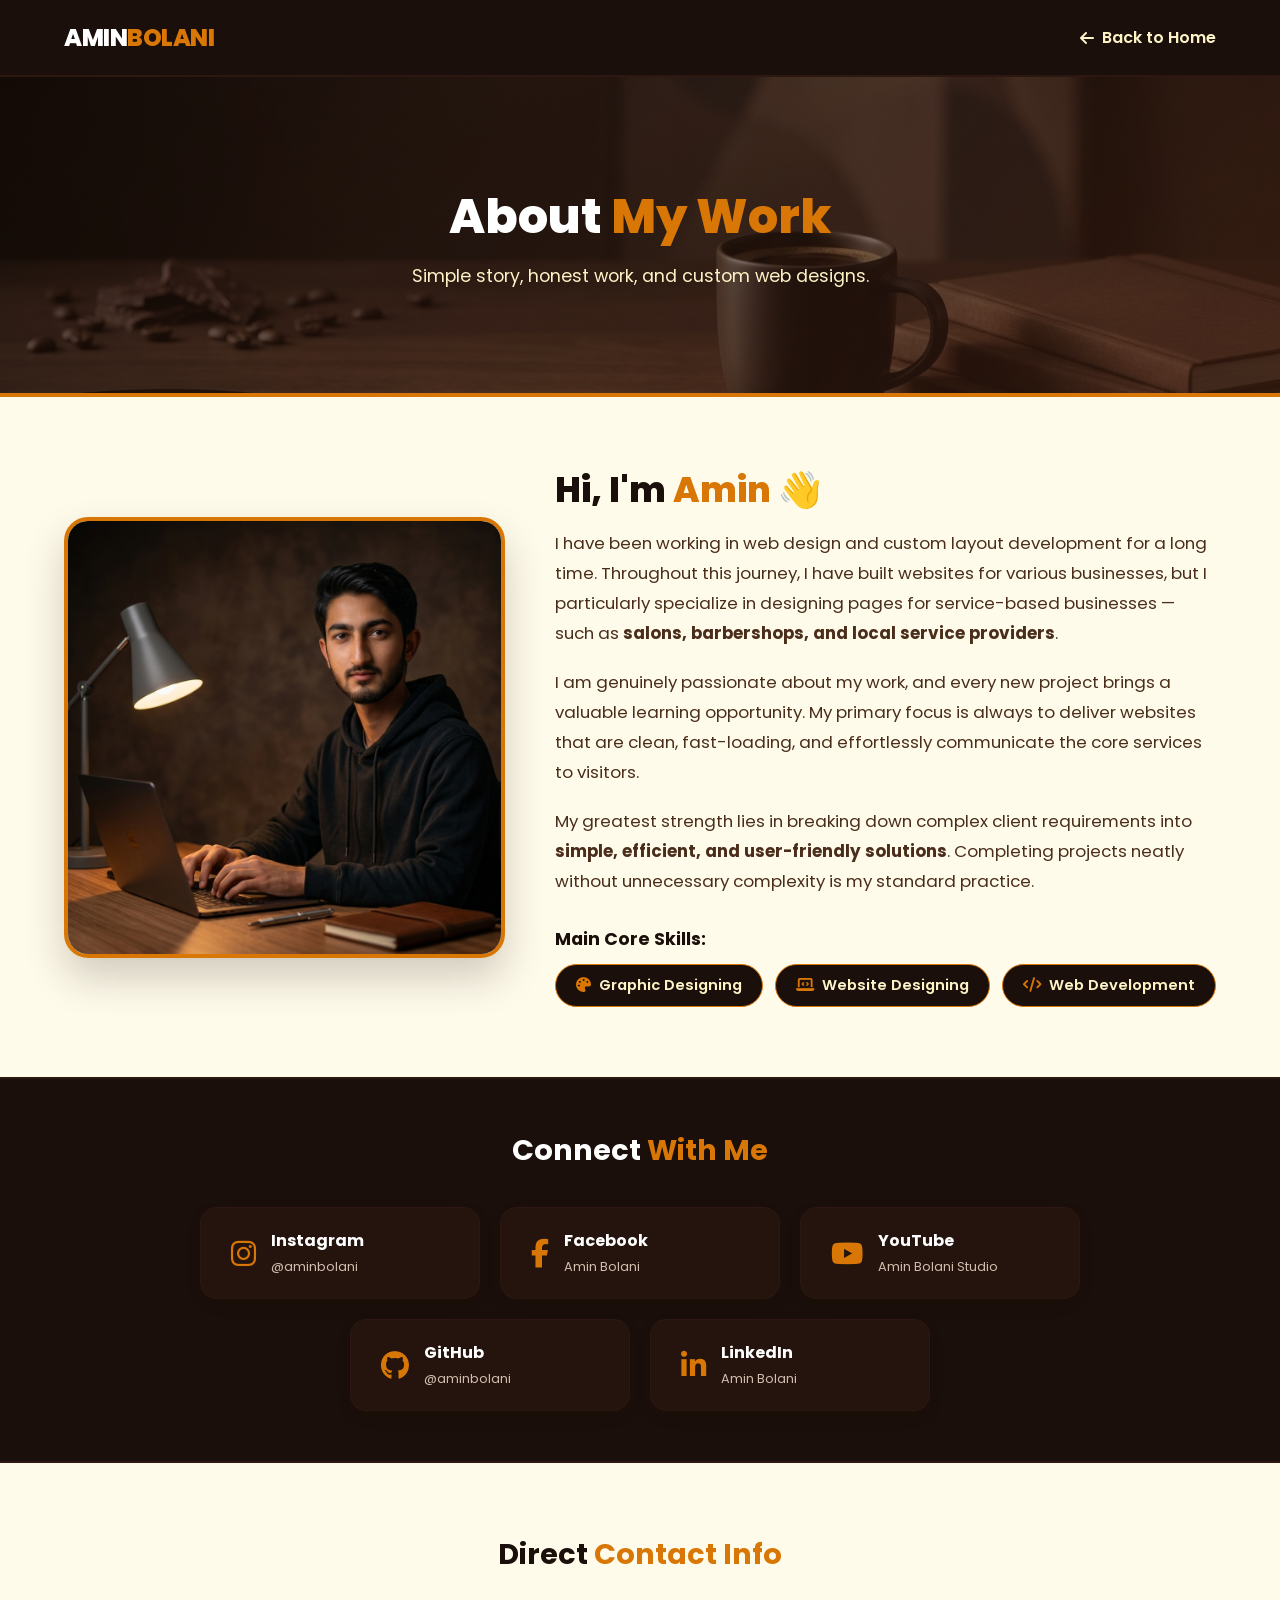
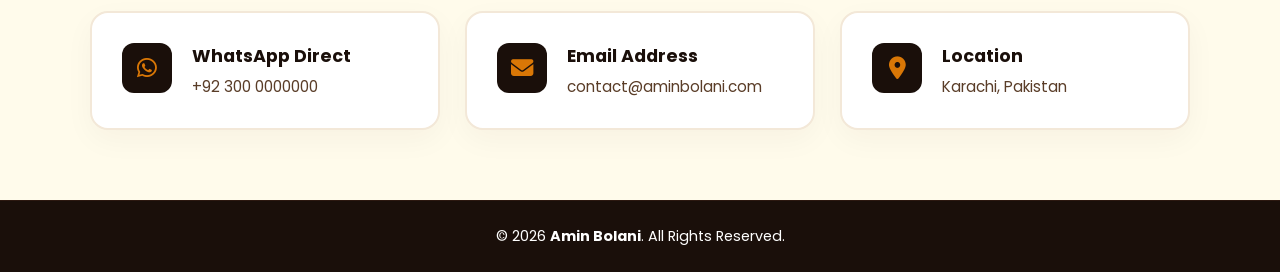
<file: about.html>
<!DOCTYPE html>
<html lang="en">
<head>
  <meta charset="UTF-8">
  <meta name="viewport" content="width=device-width, initial-scale=1.0">
  <title>About Me — Amin Bolani</title>

  <!-- Google Fonts -->
  <link rel="preconnect" href="https://fonts.googleapis.com">
  <link rel="preconnect" href="https://fonts.gstatic.com" crossorigin>
  <link href="https://fonts.googleapis.com/css2?family=Poppins:wght@300;400;500;600;700;800&display=swap" rel="stylesheet">

  <!-- Font Awesome Icons -->
  <link rel="stylesheet" href="https://cdnjs.cloudflare.com/ajax/libs/font-awesome/6.4.0/css/all.min.css">

  <!-- Main CSS Files -->
  <link rel="stylesheet" href="css/style.css">
  <link rel="stylesheet" href="css/responsive.css">

  <!-- Chocolate Theme Styles for About Page -->
  <style>
    :root {
      --brown-dark: #1a0f0a;
      --brown-medium: #2c1810;
      --brown-card: #24140d;
      --brown-gold: #d97706;
      --brown-cream: #fef3c7;
      --brown-light-bg: #fffbeb;
      --text-muted: #d1bcad;
    }

    body {
      background-color: var(--brown-light-bg);
      color: #3b2314;
      font-family: 'Poppins', sans-serif;
      margin: 0;
      padding: 0;
    }

    /* Navbar Link Active / Styling */
    .about-nav {
      background: var(--brown-dark);
      padding: 20px 5%;
      display: flex;
      justify-content: space-between;
      align-items: center;
      border-bottom: 2px solid var(--brown-medium);
    }

    .about-nav .logo {
      font-size: 1.5rem;
      font-weight: 800;
      color: #ffffff;
      text-decoration: none;
    }

    .about-nav .logo span {
      color: var(--brown-gold);
    }

    .about-nav .back-btn {
      color: var(--brown-cream);
      text-decoration: none;
      font-weight: 600;
      display: flex;
      align-items: center;
      gap: 8px;
      transition: color 0.3s ease;
    }

    .about-nav .back-btn:hover {
      color: var(--brown-gold);
    }

    /* Top Hero Banner Section */
    .about-banner-section {
      width: 100%;
      height: 320px;
      position: relative;
      background: linear-gradient(135deg, #1a0f0a 0%, #2c1810 60%, #432315 100%);
      display: flex;
      align-items: center;
      justify-content: center;
      overflow: hidden;
      border-bottom: 4px solid var(--brown-gold);
    }

    .about-banner-img {
      position: absolute;
      top: 0;
      left: 0;
      width: 100%;
      height: 100%;
      object-fit: cover;
      opacity: 0.35;
    }

    .banner-overlay {
      position: relative;
      z-index: 2;
      text-align: center;
      padding: 0 20px;
    }

    .banner-overlay h1 {
      font-size: 3rem;
      font-weight: 800;
      color: #ffffff;
      margin-bottom: 10px;
    }

    .banner-overlay h1 span {
      color: var(--brown-gold);
    }

    .banner-overlay p {
      color: var(--brown-cream);
      font-size: 1.1rem;
      font-weight: 400;
    }

    /* About Main Content Section */
    .about-main-section {
      padding: 70px 5%;
    }

    .about-grid {
      display: grid;
      grid-template-columns: 0.8fr 1.2fr;
      gap: 50px;
      align-items: center;
    }

    /* Square Image Wrapper */
    .about-img-box {
      position: relative;
      width: 100%;
      aspect-ratio: 1 / 1;
      border-radius: 24px;
      overflow: hidden;
      box-shadow: 0 20px 40px rgba(26, 15, 10, 0.2);
      border: 4px solid var(--brown-gold);
    }

    .about-img-box img {
      width: 100%;
      height: 100%;
      object-fit: cover;
      display: block;
      transition: transform 0.5s ease;
    }

    .about-img-box:hover img {
      transform: scale(1.04);
    }

    /* About Text Content */
    .about-text-content h2 {
      font-size: 2.2rem;
      font-weight: 800;
      color: var(--brown-dark);
      margin-bottom: 15px;
      line-height: 1.3;
    }

    .about-text-content h2 span {
      color: var(--brown-gold);
    }

    .about-bio-text {
      font-size: 1.05rem;
      color: #4a2e1b;
      line-height: 1.8;
      margin-bottom: 25px;
    }

    .about-bio-text p {
      margin-bottom: 18px;
    }

    /* Main Skills Tag Box */
    .skills-wrapper {
      margin-top: 30px;
    }

    .skills-wrapper h4 {
      font-size: 1.1rem;
      font-weight: 700;
      color: var(--brown-dark);
      margin-bottom: 12px;
    }

    .skills-tags {
      display: flex;
      flex-wrap: wrap;
      gap: 12px;
    }

    .skill-chip {
      background: var(--brown-dark);
      color: var(--brown-cream);
      padding: 10px 20px;
      border-radius: 50px;
      font-size: 0.92rem;
      font-weight: 600;
      border: 1px solid var(--brown-gold);
      display: flex;
      align-items: center;
      gap: 8px;
    }

    .skill-chip i {
      color: var(--brown-gold);
    }

    /* Social Media Ticker / Scroll Section */
    .social-scroll-section {
      background: var(--brown-dark);
      padding: 50px 0;
      overflow: hidden;
      border-top: 2px solid var(--brown-medium);
      border-bottom: 2px solid var(--brown-medium);
    }

    .section-title-center {
      text-align: center;
      color: #ffffff;
      font-size: 1.8rem;
      font-weight: 700;
      margin-bottom: 35px;
    }

    .section-title-center span {
      color: var(--brown-gold);
    }

    .social-cards-grid {
      display: flex;
      justify-content: center;
      flex-wrap: wrap;
      gap: 20px;
      padding: 0 5%;
    }

    .social-card {
      background: var(--brown-card);
      border: 1px solid var(--brown-medium);
      padding: 20px 30px;
      border-radius: 16px;
      color: #ffffff;
      text-decoration: none;
      display: flex;
      align-items: center;
      gap: 15px;
      transition: all 0.3s ease;
      min-width: 200px;
    }

    .social-card:hover {
      transform: translateY(-5px);
      border-color: var(--brown-gold);
      box-shadow: 0 10px 25px rgba(217, 119, 6, 0.2);
    }

    .social-card i {
      font-size: 1.8rem;
      color: var(--brown-gold);
    }

    .social-card div h5 {
      margin: 0;
      font-size: 1rem;
      font-weight: 700;
    }

    .social-card div span {
      font-size: 0.8rem;
      color: var(--text-muted);
    }

    /* Direct Contact Section */
    .contact-info-section {
      padding: 70px 5%;
      background: var(--brown-light-bg);
    }

    .contact-grid {
      display: grid;
      grid-template-columns: repeat(auto-fit, minmax(280px, 1fr));
      gap: 25px;
      max-width: 1100px;
      margin: 0 auto;
    }

    .contact-box {
      background: #ffffff;
      border-radius: 18px;
      padding: 30px;
      border: 2px solid #f3e8d8;
      box-shadow: 0 10px 30px rgba(44, 24, 16, 0.04);
      display: flex;
      align-items: flex-start;
      gap: 20px;
    }

    .contact-icon {
      width: 50px;
      height: 50px;
      background: var(--brown-dark);
      color: var(--brown-gold);
      border-radius: 12px;
      display: flex;
      align-items: center;
      justify-content: center;
      font-size: 1.4rem;
      flex-shrink: 0;
    }

    .contact-details h4 {
      margin: 0 0 6px 0;
      font-size: 1.1rem;
      color: var(--brown-dark);
    }

    .contact-details p {
      margin: 0;
      font-size: 0.95rem;
      color: #5a3d28;
    }

    /* Footer */
    .site-footer {
      background: var(--brown-dark);
      padding: 25px 0;
      color: #ffffff;
      text-align: center;
      font-size: 0.9rem;
      border-top: 1px solid var(--brown-medium);
    }

    /* Responsive adjustments */
    @media screen and (max-width: 992px) {
      .about-grid {
        grid-template-columns: 1fr;
        gap: 35px;
      }
      .about-banner-section {
        height: 240px;
      }
      .banner-overlay h1 {
        font-size: 2.2rem;
      }
    }
  </style>
</head>
<body>

  <!-- Top Navigation -->
  <nav class="about-nav">
    <a href="index.html" class="logo">AMIN <span>BOLANI</span></a>
    <a href="index.html" class="back-btn"><i class="fas fa-arrow-left"></i> Back to Home</a>
  </nav>

  <!-- Top Banner Section -->
  <section class="about-banner-section">
    <!-- Banner Image (Replace 'images/about-banner.jpg' with your generated image) -->
    <img src="images/about-banner.jpg" alt="About Banner" class="about-banner-img" onerror="this.style.display='none'">
    <div class="banner-overlay">
      <h1>About <span>My Work</span></h1>
      <p>Simple story, honest work, and custom web designs.</p>
    </div>
  </section>

  <!-- Main About Content -->
  <section class="about-main-section">
    <div class="container">
      <div class="about-grid">
        
        <!-- Square Image Section -->
        <div class="about-img-box">
          <!-- Profile Square Image (Replace 'images/about-profile.jpg' with your photo) -->
          <img src="images/about-profile.jpg" alt="Amin Bolani Profile" onerror="this.src='https://via.placeholder.com/600x600/1a0f0a/d97706?text=Amin+Bolani'">
        </div>

        <!-- Text Description Section (Natural Human Tone) -->
        <div class="about-text-content">
          <h2>Hi, I'm <span>Amin</span> 👋</h2>
          
          <div class="about-bio-text">
  <p>I have been working in web design and custom layout development for a long time. Throughout this journey, I have built websites for various businesses, but I particularly specialize in designing pages for service-based businesses — such as <strong>salons, barbershops, and local service providers</strong>.</p>
  
  <p>I am genuinely passionate about my work, and every new project brings a valuable learning opportunity. My primary focus is always to deliver websites that are clean, fast-loading, and effortlessly communicate the core services to visitors.</p>

  <p>My greatest strength lies in breaking down complex client requirements into <strong>simple, efficient, and user-friendly solutions</strong>. Completing projects neatly without unnecessary complexity is my standard practice.</p>
</div>

          <!-- Main Skills Badges -->
          <div class="skills-wrapper">
            <h4>Main Core Skills:</h4>
            <div class="skills-tags">
              <div class="skill-chip"><i class="fas fa-palette"></i> Graphic Designing</div>
              <div class="skill-chip"><i class="fas fa-laptop-code"></i> Website Designing</div>
              <div class="skill-chip"><i class="fas fa-code"></i> Web Development</div>
            </div>
          </div>

        </div>

      </div>
    </div>
  </section>

  <!-- Social Media Connections Section -->
  <section class="social-scroll-section">
    <h3 class="section-title-center">Connect <span>With Me</span></h3>
    <div class="social-cards-grid">
      
      <a href="https://instagram.com" target="_blank" class="social-card">
        <i class="fab fa-instagram"></i>
        <div>
          <h5>Instagram</h5>
          <span>@aminbolani</span>
        </div>
      </a>

      <a href="https://facebook.com" target="_blank" class="social-card">
        <i class="fab fa-facebook-f"></i>
        <div>
          <h5>Facebook</h5>
          <span>Amin Bolani</span>
        </div>
      </a>

      <a href="https://youtube.com" target="_blank" class="social-card">
        <i class="fab fa-youtube"></i>
        <div>
          <h5>YouTube</h5>
          <span>Amin Bolani Studio</span>
        </div>
      </a>

      <a href="https://github.com" target="_blank" class="social-card">
        <i class="fab fa-github"></i>
        <div>
          <h5>GitHub</h5>
          <span>@aminbolani</span>
        </div>
      </a>

      <a href="https://linkedin.com" target="_blank" class="social-card">
        <i class="fab fa-linkedin-in"></i>
        <div>
          <h5>LinkedIn</h5>
          <span>Amin Bolani</span>
        </div>
      </a>

    </div>
  </section>

  <!-- Direct Contact Information Section -->
  <section class="contact-info-section">
    <div class="container">
      <h3 class="section-title-center" style="color: var(--brown-dark);">Direct <span>Contact Info</span></h3>
      
      <div class="contact-grid">
        
        <div class="contact-box">
          <div class="contact-icon">
            <i class="fab fa-whatsapp"></i>
          </div>
          <div class="contact-details">
            <h4>WhatsApp Direct</h4>
            <p>+92 300 0000000</p>
          </div>
        </div>

        <div class="contact-box">
          <div class="contact-icon">
            <i class="fas fa-envelope"></i>
          </div>
          <div class="contact-details">
            <h4>Email Address</h4>
            <p>contact@aminbolani.com</p>
          </div>
        </div>

        <div class="contact-box">
          <div class="contact-icon">
            <i class="fas fa-location-dot"></i>
          </div>
          <div class="contact-details">
            <h4>Location</h4>
            <p>Karachi, Pakistan</p>
          </div>
        </div>

      </div>
    </div>
  </section>

  <!-- Footer -->
  <footer class="site-footer">
    <div class="container">
      <p style="margin: 0;">&copy; 2026 <strong>Amin Bolani</strong>. All Rights Reserved.</p>
    </div>
  </footer>

</body>
</html>
</file>
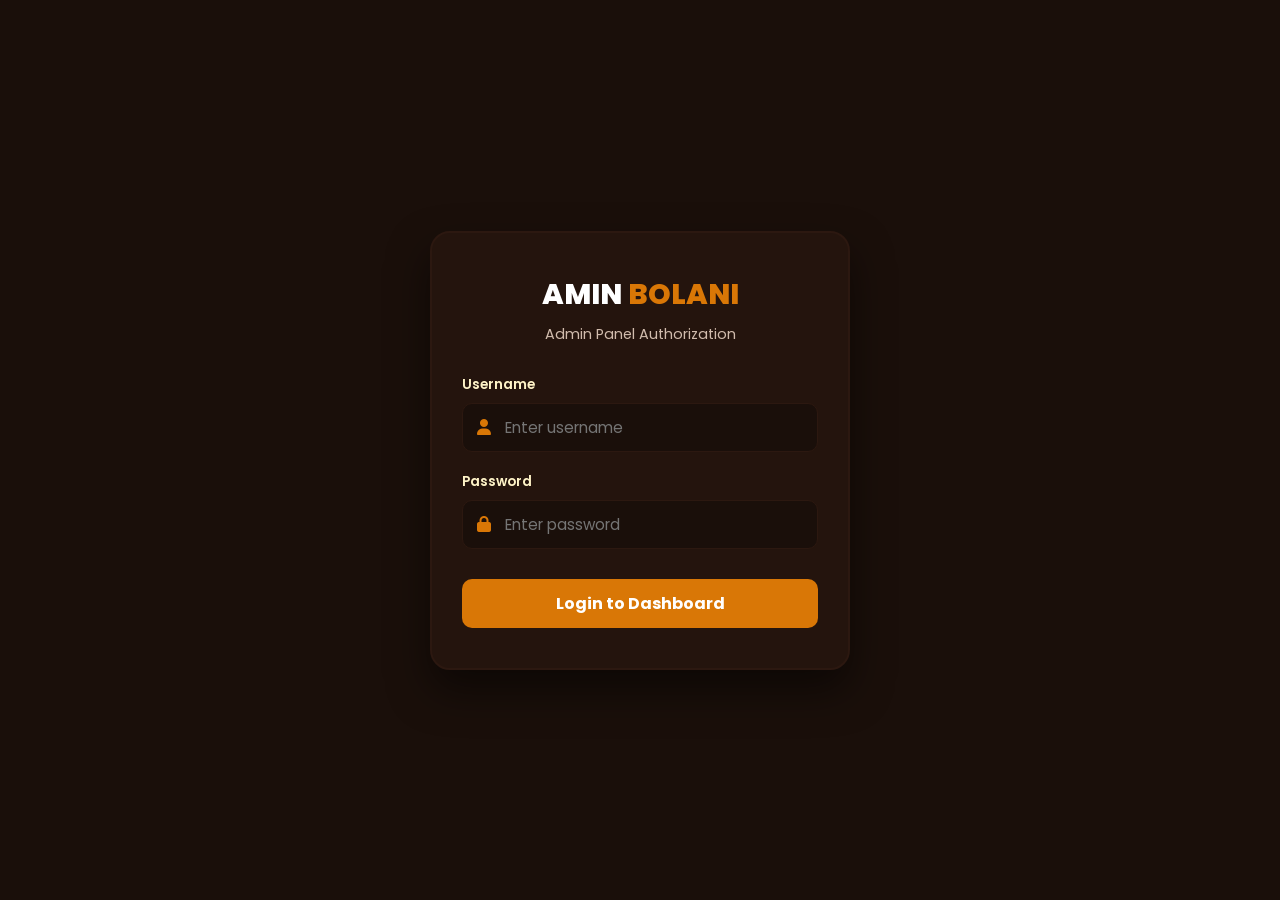
<file: awm-dashboard.html>
<!DOCTYPE html>
<html lang="en">
<head>
  <meta charset="UTF-8">
  <meta name="viewport" content="width=device-width, initial-scale=1.0">
  <title>Admin Dashboard — Portfolio Control</title>
 
  <link rel="preconnect" href="https://fonts.googleapis.com">
  <link rel="preconnect" href="https://fonts.gstatic.com" crossorigin>
  <link href="https://fonts.googleapis.com/css2?family=Poppins:wght@300;400;500;600;700&display=swap" rel="stylesheet">
  <link rel="stylesheet" href="https://cdnjs.cloudflare.com/ajax/libs/font-awesome/6.4.0/css/all.min.css" crossorigin="anonymous" referrerpolicy="no-referrer">


 <style>
  :root {
    --brown-dark: #1a0f0a;
    --brown-medium: #2c1810;
    --brown-card: #24140d;
    --brown-gold: #d97706;
    --brown-cream: #fef3c7;
    --brown-light-bg: #fffbeb;
    --text-muted: #d1bcad;
  }


  * {
    box-sizing: border-box;
    margin: 0;
    padding: 0;
    font-family: 'Poppins', sans-serif;
  }


  /* Fix: Prevent horizontal overflow on mobile screens */
  html, body {
    width: 100%;
    max-width: 100%;
    overflow-x: hidden;
    background-color: var(--brown-light-bg);
    color: var(--brown-dark);
    min-height: 100vh;
  }


  /* Top Admin Header */
  .admin-navbar {
    background: var(--brown-dark);
    color: #ffffff;
    padding: 15px 4%;
    display: flex;
    justify-content: space-between;
    align-items: center;
    border-bottom: 2px solid var(--brown-medium);
  }


  .admin-logo {
    font-size: 1.4rem;
    font-weight: 800;
  }


  .admin-logo span {
    color: var(--brown-gold);
  }


  .logout-btn {
    background: #dc2626;
    color: #ffffff;
    border: none;
    padding: 8px 18px;
    border-radius: 8px;
    cursor: pointer;
    font-weight: 600;
    display: flex;
    align-items: center;
    gap: 6px;
  }


  /* Main Grid Layout */
  .dashboard-container {
    padding: 30px 4%;
    display: grid;
    grid-template-columns: 380px 1fr;
    gap: 30px;
    width: 100%;
    max-width: 100%;
  }


  /* Left Side Upload Form */
  .form-panel {
    background: #ffffff;
    padding: 25px;
    border-radius: 16px;
    border: 2px solid #f3e8d8;
    box-shadow: 0 10px 30px rgba(26, 15, 10, 0.05);
    height: fit-content;
    width: 100%;
  }


  .panel-title {
    font-size: 1.2rem;
    font-weight: 700;
    margin-bottom: 20px;
    color: var(--brown-dark);
    border-bottom: 2px solid var(--brown-gold);
    padding-bottom: 8px;
  }


  .form-group {
    margin-bottom: 18px;
  }


  .form-group label {
    display: block;
    font-size: 0.85rem;
    font-weight: 600;
    margin-bottom: 6px;
    color: var(--brown-dark);
  }


  .form-group input, .form-group select {
    width: 100%;
    padding: 10px 12px;
    border: 1px solid #d1bcad;
    border-radius: 8px;
    font-size: 0.9rem;
    outline: none;
  }


  .form-group input:focus, .form-group select:focus {
    border-color: var(--brown-gold);
  }


  /* File Box & Preview Styling */
  .file-input-box {
    border: 2px dashed var(--brown-gold);
    padding: 20px;
    text-align: center;
    border-radius: 10px;
    background: var(--brown-light-bg);
    cursor: pointer;
    position: relative;
  }


  .file-input-box i.upload-icon {
    font-size: 2rem;
    color: var(--brown-gold);
    margin-bottom: 8px;
  }


  .image-preview-container {
    position: relative;
    display: inline-block;
    margin-top: 10px;
  }


  .image-preview-container img {
    width: 100px;
    height: 100px;
    object-fit: cover;
    border-radius: 8px;
    border: 2px solid var(--brown-gold);
  }


  .remove-img-btn {
    position: absolute;
    top: -8px;
    right: -8px;
    background: #dc2626;
    color: white;
    border: none;
    border-radius: 50%;
    width: 24px;
    height: 24px;
    font-size: 0.75rem;
    cursor: pointer;
    display: flex;
    align-items: center;
    justify-content: center;
    box-shadow: 0 2px 5px rgba(0,0,0,0.2);
  }


  .upload-btn {
    width: 100%;
    padding: 12px;
    background: var(--brown-gold);
    color: #ffffff;
    border: none;
    border-radius: 8px;
    font-weight: 700;
    font-size: 0.95rem;
    cursor: pointer;
    transition: background 0.3s ease;
  }


  .upload-btn:hover {
    background: #b45309;
  }


  /* Right Side Table Panel */
  .table-panel {
    background: #ffffff;
    padding: 25px;
    border-radius: 16px;
    border: 2px solid #f3e8d8;
    box-shadow: 0 10px 30px rgba(26, 15, 10, 0.05);
    width: 100%;
    overflow: hidden;
  }


  /* Category Filter Tabs */
  .filter-tabs {
    display: flex;
    gap: 10px;
    margin-bottom: 20px;
    overflow-x: auto;
    padding-bottom: 8px;
    -webkit-overflow-scrolling: touch;
  }


  .tab-btn {
    padding: 8px 16px;
    background: var(--brown-light-bg);
    border: 1px solid #e2d1c3;
    border-radius: 20px;
    font-size: 0.85rem;
    font-weight: 600;
    cursor: pointer;
    white-space: nowrap;
    transition: all 0.3s ease;
  }


  .tab-btn.active, .tab-btn:hover {
    background: var(--brown-dark);
    color: #ffffff;
    border-color: var(--brown-dark);
  }


  /* Table Styling */
  .data-table-wrapper {
    overflow-x: auto;
    width: 100%;
    -webkit-overflow-scrolling: touch;
  }


  table {
    width: 100%;
    border-collapse: collapse;
    text-align: left;
    min-width: 500px; /* Ensures table stays readable on horizontal scroll */
  }


  th, td {
    padding: 12px 15px;
    border-bottom: 1px solid #f0e4d7;
    font-size: 0.9rem;
  }


  th {
    background: var(--brown-dark);
    color: #ffffff;
    font-weight: 600;
  }


  .table-img {
    width: 50px;
    height: 50px;
    object-fit: cover;
    border-radius: 8px;
    border: 1px solid var(--brown-gold);
  }


  .action-btn {
    border: none;
    padding: 6px 10px;
    border-radius: 6px;
    cursor: pointer;
    font-size: 0.8rem;
    color: #ffffff;
  }


  .btn-edit { background: #d97706; }
  .btn-delete { background: #dc2626; margin-left: 5px; }


  /* Responsive Adjustments for Tablet and Mobile */
  @media screen and (max-width: 992px) {
    .dashboard-container {
      grid-template-columns: 1fr;
      padding: 20px 3%;
      gap: 20px;
    }
  }


  @media screen and (max-width: 768px) {
    .admin-navbar {
      padding: 12px 15px;
    }


    .admin-logo {
      font-size: 1.1rem;
    }


    .logout-btn {
      padding: 6px 12px;
      font-size: 0.8rem;
    }


    .form-panel, .table-panel {
      padding: 15px;
      border-radius: 12px;
    }


    .panel-title {
      font-size: 1.1rem;
    }


    th, td {
      padding: 10px;
      font-size: 0.82rem;
    }
  }


  @media screen and (max-width: 480px) {
    .dashboard-container {
      padding: 15px 10px;
    }
   
    .file-input-box {
      padding: 15px 10px;
    }
  }
</style>
</head>
<body>


  <!-- Top Navbar -->
  <header class="admin-navbar">
    <div class="admin-logo">AMIN <span>BOLANI</span> (Admin Panel)</div>
    <button class="logout-btn" onclick="logout()"><i class="fas fa-sign-out-alt"></i> Logout</button>
  </header>


  <!-- Dashboard Main Grid -->
  <div class="dashboard-container">


    <!-- Left Form Panel -->
    <div class="form-panel">
      <h3 class="panel-title" id="formTitle">Add New Portfolio Item</h3>
      <form id="portfolioForm">
        <input type="hidden" id="editItemId">


        <div class="form-group">
          <label>Select Card Image (1:1 Square)</label>
          <div class="file-input-box" id="dropArea" onclick="triggerFileInput(event)">
            <i class="fas fa-cloud-upload-alt upload-icon" id="uploadIcon"></i>
            <p id="fileLabel" style="font-size: 0.8rem; color: #6b4328;">Click to upload from system</p>
           
            <!-- Image Live Preview Container -->
            <div id="previewContainer" class="image-preview-container" style="display: none;">
              <img id="imgPreview" src="" alt="Preview">
              <button type="button" class="remove-img-btn" onclick="removeImage(event)"><i class="fas fa-times"></i></button>
            </div>


            <input type="file" id="cardImage" accept="image/*" style="display: none;" onchange="handleImageSelect(this)">
          </div>
        </div>


        <div class="form-group">
          <label>Card Name / Title</label>
          <input type="text" id="cardTitle" placeholder="e.g. Royal Barber App UI" required>
        </div>


        <div class="form-group">
          <label>Project Redirect Link</label>
          <input type="url" id="cardLink" placeholder="https://..." required>
        </div>


        <div class="form-group">
          <label>Category</label>
         <select id="cardCategory" onchange="toggleInputsByCategory()">
  <option value="figma">Figma UI/UX Design</option>
  <option value="business">Business Website</option>
  <option value="ecommerce">E-Commerce Website</option>
  <option value="graphics">Graphic Design</option>
  <!-- NAYA ADD KIYA GAYA OPTION -->
  <option value="gallery">Visual Gallery Showcase (Section 6)</option>
</select>
        </div>


        <button type="submit" class="upload-btn" id="submitBtn">Upload to Portfolio</button>
      </form>
    </div>


    <!-- Right Table Panel -->
    <div class="table-panel">
      <h3 class="panel-title">Portfolio Items List</h3>


      <!-- Category Tabs -->
      <div class="filter-tabs">
  <button class="tab-btn active" onclick="filterTable('all', this)">All</button>
  <button class="tab-btn" onclick="filterTable('figma', this)">Figma UI</button>
  <button class="tab-btn" onclick="filterTable('business', this)">Business Web</button>
  <button class="tab-btn" onclick="filterTable('ecommerce', this)">E-Commerce</button>
  <button class="tab-btn" onclick="filterTable('graphics', this)">Graphic Design</button>
  <!-- NAYA TAB BUTTON -->
  <button class="tab-btn" onclick="filterTable('gallery', this)">Gallery Carousel</button>
</div>


      <!-- Table -->
      <div class="data-table-wrapper">
        <table>
          <thead>
            <tr>
              <th>Image</th>
              <th>Title</th>
              <th>Category</th>
              <th>Actions</th>
            </tr>
          </thead>
          <tbody id="portfolioTableBody">
            <!-- Dynamic Items Rows Will Render Here -->
          </tbody>
        </table>
      </div>
    </div>


  </div>


<script>
  // 1. Direct Route Security Check
  if (localStorage.getItem("adminAuth") !== "true") {
    alert("Please login first!");
    window.location.href = "awm-login.html";
  }

  const API_BASE_URL = "https://amin-backend.vercel.app/api/portfolio";

  let currentCategoryFilter = "all";
  let editingItemId = null;

  // Logout Function
  function logout() {
    localStorage.removeItem("adminAuth");
    window.location.href = "awm-login.html";
  }

  // Trigger file click only if clicking outside preview button
  function triggerFileInput(e) {
    if (e.target.closest('.remove-img-btn')) return;
    document.getElementById('cardImage').click();
  }

  // Image Selection Preview Handler
  function handleImageSelect(input) {
    const file = input.files[0];
    const label = document.getElementById("fileLabel");
    const previewContainer = document.getElementById("previewContainer");
    const imgPreview = document.getElementById("imgPreview");
    const uploadIcon = document.getElementById("uploadIcon");

    if (file) {
      const reader = new FileReader();
      reader.onload = function(e) {
        imgPreview.src = e.target.result;
        previewContainer.style.display = "inline-block";
        uploadIcon.style.display = "none";
        label.innerText = file.name;
      };
      reader.readAsDataURL(file);
    }
  }

  // Remove Selected Image
  function removeImage(e) {
    e.stopPropagation();
    const input = document.getElementById("cardImage");
    const label = document.getElementById("fileLabel");
    const previewContainer = document.getElementById("previewContainer");
    const uploadIcon = document.getElementById("uploadIcon");

    input.value = ""; // Clear file input
    previewContainer.style.display = "none";
    uploadIcon.style.display = "inline-block";
    label.innerText = "Click to upload from system";
  }

  // Dynamic inputs toggle logic based on category selection
  function toggleInputsByCategory() {
    const category = document.getElementById("cardCategory").value;
    const titleInput = document.getElementById("cardTitle");
    const linkInput = document.getElementById("cardLink");

    if (category === "gallery") {
      titleInput.value = "";
      linkInput.value = "";
      titleInput.disabled = true;
      linkInput.disabled = true;
      titleInput.placeholder = "Not required for Visual Gallery";
      linkInput.placeholder = "Not required for Visual Gallery";
    } else {
      titleInput.disabled = false;
      linkInput.disabled = false;
      titleInput.placeholder = "e.g. Royal Barber App UI";
      linkInput.placeholder = "https://...";
    }
  }

  // 2. Fetch & Render Table Data
  async function loadPortfolioItems() {
    const tableBody = document.getElementById("portfolioTableBody");
    tableBody.innerHTML = `<tr><td colspan="4" style="text-align:center;">Loading items...</td></tr>`;

    try {
      const url = currentCategoryFilter === "all"
        ? API_BASE_URL
        : `${API_BASE_URL}?category=${currentCategoryFilter}`;

      const res = await fetch(url);
      const result = await res.json();

      if (result.success && result.data.length > 0) {
        tableBody.innerHTML = "";
        result.data.forEach(item => {
          tableBody.innerHTML += `
            <tr>
              <td><img src="${item.imageUrl}" class="table-img" alt="Card Image"></td>
              <td><strong>${item.title}</strong><br><a href="${item.link}" target="_blank" style="font-size:0.75rem; color:#d97706;">View Link</a></td>
              <td><span style="text-transform:uppercase; font-size:0.8rem; font-weight:600;">${item.category}</span></td>
              <td>
                <button class="action-btn btn-edit" onclick="editItem('${item._id}', '${item.title}', '${item.link}', '${item.category}')"><i class="fas fa-edit"></i></button>
                <button class="action-btn btn-delete" onclick="deleteItem('${item._id}')"><i class="fas fa-trash"></i></button>
              </td>
            </tr>
          `;
        });
      } else {
        tableBody.innerHTML = `<tr><td colspan="4" style="text-align:center;">No items found in this category.</td></tr>`;
      }
    } catch (err) {
      tableBody.innerHTML = `<tr><td colspan="4" style="text-align:center; color:red;">Failed to connect to backend server. Make sure 'node server.js' is running.</td></tr>`;
    }
  }

  // 3. Filter Table Tabs
  function filterTable(category, btn) {
    document.querySelectorAll(".tab-btn").forEach(b => b.classList.remove("active"));
    btn.classList.add("active");
    currentCategoryFilter = category;
    loadPortfolioItems();
  }

  // 4. Form Submit (Upload & Edit Logic)
  document.getElementById("portfolioForm").addEventListener("submit", async (e) => {
    e.preventDefault();

    const category = document.getElementById("cardCategory").value;
    let title = document.getElementById("cardTitle").value.trim();
    let link = document.getElementById("cardLink").value.trim();
    const imageFile = document.getElementById("cardImage").files[0];

    // Manual Validation: Gallery category na hone par title aur link zaroori hain
    if (category !== "gallery") {
      if (!title || !link) {
        alert("Please fill in Card Name and Project Link!");
        return;
      }
    } else {
      // Gallery ke liye fallback text agar empty ho
      if (!title) title = "Gallery Image";
      if (!link) link = "#";
    }

    const submitBtn = document.getElementById("submitBtn");
    submitBtn.innerText = "Processing...";
    submitBtn.disabled = true;

    const formData = new FormData();
    formData.append("title", title);
    formData.append("link", link);
    formData.append("category", category);
    if (imageFile) {
      formData.append("image", imageFile);
    }

    try {
      let response;
      if (editingItemId) {
        response = await fetch(`${API_BASE_URL}/${editingItemId}`, {
          method: "PUT",
          body: formData
        });
      } else {
        if (!imageFile) {
          alert("Please select an image first!");
          submitBtn.innerText = "Upload to Portfolio";
          submitBtn.disabled = false;
          return;
        }
        response = await fetch(API_BASE_URL, {
          method: "POST",
          body: formData
        });
      }

      const resData = await response.json();

      if (response.ok && resData.success) {
        alert(editingItemId ? "Item updated successfully!" : "Item uploaded successfully!");
        resetForm();
        loadPortfolioItems();
      } else {
        alert("Server Error: " + (resData.message || "Something went wrong!"));
      }
    } catch (error) {
      alert("Network Error: Could not connect to Node.js backend!");
    } finally {
      submitBtn.disabled = false;
      if (!editingItemId) submitBtn.innerText = "Upload to Portfolio";
    }
  });

  // 5. Edit Item Setup
  function editItem(id, title, link, category) {
    editingItemId = id;
    document.getElementById("formTitle").innerText = "Edit Portfolio Item";
    document.getElementById("cardTitle").value = title;
    document.getElementById("cardLink").value = link;
    document.getElementById("cardCategory").value = category;
    toggleInputsByCategory(); // Ensure inputs state matches category
    document.getElementById("submitBtn").innerText = "Update Item";
    document.getElementById("fileLabel").innerText = "Optionally select a new image";
  }

  // Reset Form
  function resetForm() {
    editingItemId = null;
    document.getElementById("portfolioForm").reset();
    removeImage(new Event('click')); // Reset image preview
    toggleInputsByCategory(); // Reset inputs state
    document.getElementById("formTitle").innerText = "Add New Portfolio Item";
    document.getElementById("submitBtn").innerText = "Upload to Portfolio";
  }

  // 6. Delete Item Logic
  async function deleteItem(id) {
    if (confirm("Are you sure you want to delete this item?")) {
      try {
        const res = await fetch(`${API_BASE_URL}/${id}`, { method: "DELETE" });
        const data = await res.json();
        if (data.success) {
          loadPortfolioItems();
        } else {
          alert("Could not delete item!");
        }
      } catch (err) {
        alert("Error deleting item!");
      }
    }
  }

  // Initial Load On Page Ready
  window.onload = () => {
    loadPortfolioItems();
    toggleInputsByCategory();
  };
</script>
</body>
</html>
</file>
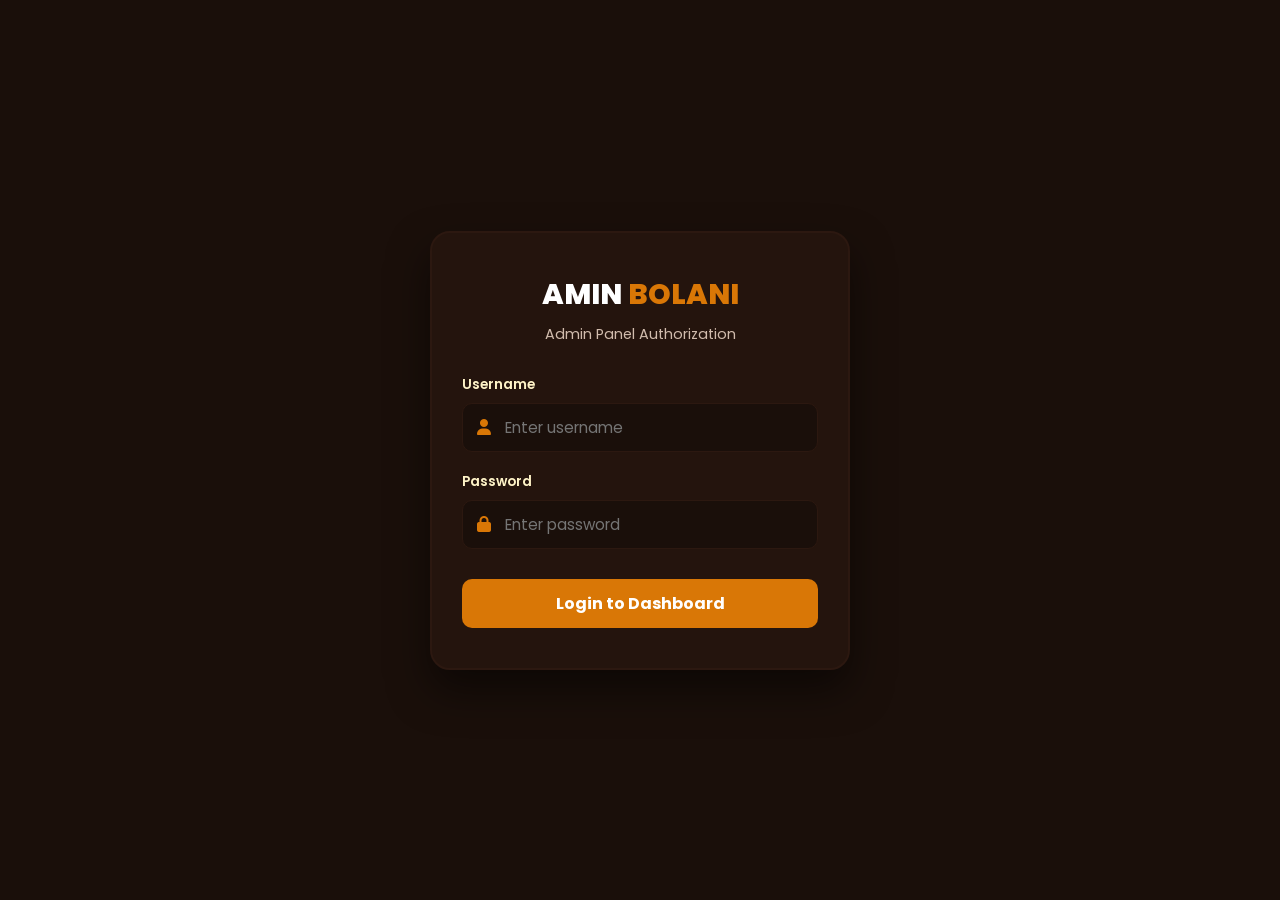
<file: awm-login.html>
<!DOCTYPE html>
<html lang="en">
<head>
  <meta charset="UTF-8">
  <meta name="viewport" content="width=device-width, initial-scale=1.0">
  <title>Admin Login — Amin Bolani</title>
  
  <!-- Google Fonts & Font Awesome -->
  <link rel="preconnect" href="https://fonts.googleapis.com">
  <link rel="preconnect" href="https://fonts.gstatic.com" crossorigin>
  <link href="https://fonts.googleapis.com/css2?family=Poppins:wght@300;400;500;600;700&display=swap" rel="stylesheet">
  <link rel="stylesheet" href="https://cdnjs.cloudflare.com/ajax/libs/font-awesome/6.4.0/css/all.min.css">

  <style>
    :root {
      --brown-dark: #1a0f0a;
      --brown-medium: #2c1810;
      --brown-card: #24140d;
      --brown-gold: #d97706;
      --brown-cream: #fef3c7;
      --brown-light-bg: #fffbeb;
    }

    * {
      box-sizing: border-box;
      margin: 0;
      padding: 0;
      font-family: 'Poppins', sans-serif;
    }

    body {
      background-color: var(--brown-dark);
      min-height: 100vh;
      display: flex;
      align-items: center;
      justify-content: center;
      padding: 20px;
    }

    .login-card {
      background: var(--brown-card);
      border: 2px solid var(--brown-medium);
      width: 100%;
      max-width: 420px;
      padding: 40px 30px;
      border-radius: 20px;
      box-shadow: 0 20px 40px rgba(0, 0, 0, 0.5);
      text-align: center;
    }

    .login-logo {
      font-size: 1.8rem;
      font-weight: 800;
      color: #ffffff;
      margin-bottom: 8px;
    }

    .login-logo span {
      color: var(--brown-gold);
    }

    .login-subtitle {
      color: #d1bcad;
      font-size: 0.9rem;
      margin-bottom: 30px;
    }

    .form-group {
      margin-bottom: 20px;
      text-align: left;
    }

    .form-group label {
      display: block;
      color: var(--brown-cream);
      font-size: 0.85rem;
      font-weight: 600;
      margin-bottom: 8px;
    }

    .input-wrapper {
      position: relative;
    }

    .input-wrapper i {
      position: absolute;
      left: 15px;
      top: 50%;
      transform: translateY(-50%);
      color: var(--brown-gold);
    }

    .input-wrapper input {
      width: 100%;
      padding: 12px 15px 12px 42px;
      background: var(--brown-dark);
      border: 1px solid var(--brown-medium);
      border-radius: 10px;
      color: #ffffff;
      font-size: 0.95rem;
      outline: none;
      transition: border-color 0.3s ease;
    }

    .input-wrapper input:focus {
      border-color: var(--brown-gold);
    }

    .login-btn {
      width: 100%;
      padding: 12px;
      background: var(--brown-gold);
      color: #ffffff;
      border: none;
      border-radius: 10px;
      font-size: 1rem;
      font-weight: 700;
      cursor: pointer;
      margin-top: 10px;
      transition: background 0.3s ease;
    }

    .login-btn:hover {
      background: #b45309;
    }

    .error-msg {
      color: #ef4444;
      font-size: 0.85rem;
      margin-top: 15px;
      display: none;
    }
  </style>
</head>
<body>

  <div class="login-card">
    <div class="login-logo">AMIN <span>BOLANI</span></div>
    <p class="login-subtitle">Admin Panel Authorization</p>

    <form id="loginForm">
      <div class="form-group">
        <label>Username</label>
        <div class="input-wrapper">
          <i class="fas fa-user"></i>
          <input type="text" id="username" placeholder="Enter username" required>
        </div>
      </div>

      <div class="form-group">
        <label>Password</label>
        <div class="input-wrapper">
          <i class="fas fa-lock"></i>
          <input type="password" id="password" placeholder="Enter password" required>
        </div>
      </div>

      <button type="submit" class="login-btn">Login to Dashboard</button>
      <div id="errorMsg" class="error-msg">Invalid username or password!</div>
    </form>
  </div>

  <script>
    // Pehle se login check: Agar token hai toh direct dashboard par bhej do
    if (localStorage.getItem("adminAuth") === "true") {
      window.location.href = "awm-dashboard.html";
    }

    const BACKEND_URL = "https://amin-backend.vercel.app"; // Live hone par Vercel URL aayega

    document.getElementById("loginForm").addEventListener("submit", async (e) => {
      e.preventDefault();
      const username = document.getElementById("username").value;
      const password = document.getElementById("password").value;
      const errorMsg = document.getElementById("errorMsg");

      try {
        const res = await fetch(`${BACKEND_URL}/api/admin/login`, {
          method: "POST",
          headers: { "Content-Type": "application/json" },
          body: JSON.stringify({ username, password })
        });

        const data = await res.json();

        if (res.ok && data.success) {
          localStorage.setItem("adminAuth", "true");
          window.location.href = "awm-dashboard.html";
        } else {
          errorMsg.innerText = data.message || "Invalid username or password!";
          errorMsg.style.display = "block";
        }
      } catch (err) {
        // Backend connect nahi hone par local check (Testing Phase)
        if(username === "admin" && password === "123456") {
          localStorage.setItem("adminAuth", "true");
          window.location.href = "awm-dashboard.html";
        } else {
          errorMsg.innerText = "Error connecting to server!";
          errorMsg.style.display = "block";
        }
      }
    });
  </script>
</body>
</html>
</file>
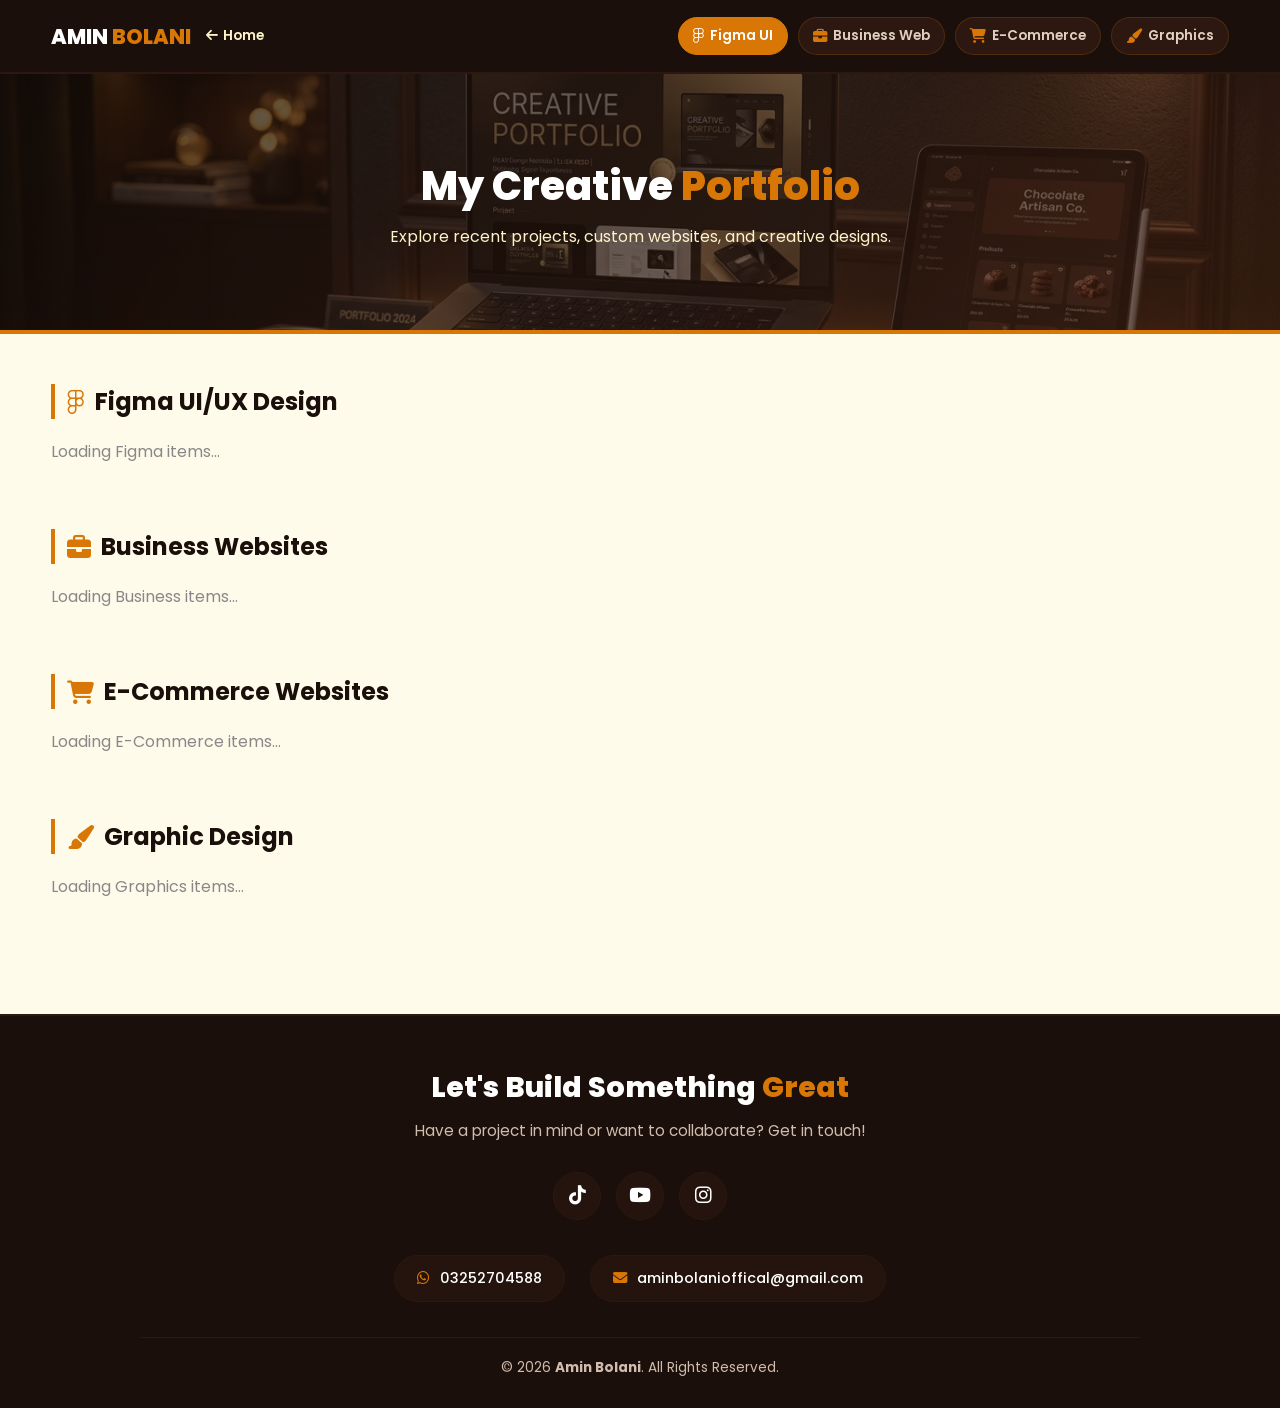
<file: portfolio.html>
<!DOCTYPE html>
<html lang="en">
<head>
<meta charset="UTF-8">
<meta name="viewport" content="width=device-width, initial-scale=1.0">
<title>Portfolio — Amin Bolani</title>

<!-- Google Fonts -->
<link rel="preconnect" href="https://fonts.googleapis.com">
<link rel="preconnect" href="https://fonts.gstatic.com" crossorigin>
<link href="https://fonts.googleapis.com/css2?family=Poppins:wght@300;400;500;600;700;800&display=swap" rel="stylesheet">

<!-- Font Awesome Icons -->
<link rel="stylesheet" href="https://cdnjs.cloudflare.com/ajax/libs/font-awesome/6.4.0/css/all.min.css" crossorigin="anonymous" referrerpolicy="no-referrer">

<style>
:root {
  --brown-dark: #1a0f0a;
  --brown-medium: #2c1810;
  --brown-card: #24140d;
  --brown-gold: #d97706;
  --brown-cream: #fef3c7;
  --brown-light-bg: #fffbeb;
  --text-muted: #d1bcad;
}

* {
  box-sizing: border-box;
  margin: 0;
  padding: 0;
}

/* Fix: Mobile page horizontal shaking/scrolling bug */
html, body {
  width: 100%;
  max-width: 100%;
  overflow-x: hidden;
  background-color: var(--brown-light-bg);
  color: #3b2314;
  font-family: 'Poppins', sans-serif;
}

/* Top Sticky Navigation Bar */
.portfolio-header {
  background: var(--brown-dark);
  position: sticky;
  top: 0;
  z-index: 1000;
  border-bottom: 2px solid var(--brown-medium);
  padding: 12px 4%;
  display: flex;
  align-items: center;
  justify-content: space-between;
  gap: 15px;
}

.header-top-line {
  display: flex;
  align-items: center;
  gap: 15px;
}

.portfolio-logo {
  font-size: 1.3rem;
  font-weight: 800;
  color: #ffffff;
  text-decoration: none;
  white-space: nowrap;
}

.portfolio-logo span {
  color: var(--brown-gold);
}

.category-nav {
  display: flex;
  align-items: center;
  gap: 10px;
  overflow-x: auto;
  white-space: nowrap;
  padding: 5px 0;
  scrollbar-width: none;
}

.category-nav::-webkit-scrollbar {
  display: none;
}

.cat-btn {
  color: #e0d0c1;
  text-decoration: none;
  font-size: 0.85rem;
  font-weight: 600;
  padding: 8px 14px;
  border-radius: 30px;
  background: var(--brown-medium);
  border: 1px solid rgba(217, 119, 6, 0.2);
  display: inline-flex;
  align-items: center;
  gap: 6px;
  transition: all 0.3s ease;
}

.cat-btn i {
  color: var(--brown-gold);
  font-size: 0.9rem;
}

.cat-btn:hover, .cat-btn.active {
  background: var(--brown-gold);
  color: #ffffff;
  border-color: var(--brown-gold);
}

.cat-btn:hover i, .cat-btn.active i {
  color: #ffffff;
}

.home-back-link {
  color: var(--brown-cream);
  text-decoration: none;
  font-size: 0.85rem;
  font-weight: 600;
  white-space: nowrap;
  display: flex;
  align-items: center;
  gap: 5px;
}

.home-back-link:hover {
  color: var(--brown-gold);
}

/* Hero Banner Section */
.portfolio-hero-banner {
  width: 100%;
  height: 260px;
  position: relative;
  background: linear-gradient(135deg, #1a0f0a 0%, #2c1810 60%, #432315 100%);
  display: flex;
  align-items: center;
  justify-content: center;
  overflow: hidden;
  border-bottom: 4px solid var(--brown-gold);
}

.banner-bg-img {
  position: absolute;
  top: 0;
  left: 0;
  width: 100%;
  height: 100%;
  object-fit: cover;
  opacity: 0.3;
}

.banner-text-overlay {
  position: relative;
  z-index: 2;
  text-align: center;
  padding: 0 20px;
}

.banner-text-overlay h1 {
  font-size: 2.5rem;
  font-weight: 800;
  color: #ffffff;
  margin-bottom: 8px;
}

.banner-text-overlay h1 span {
  color: var(--brown-gold);
}

.banner-text-overlay p {
  color: var(--brown-cream);
  font-size: 1rem;
}

/* Main Section Style */
.portfolio-container {
  padding: 50px 4%;
  width: 100%;
  max-width: 100%;
}

.portfolio-section-block {
  margin-bottom: 50px;
  width: 100%;
}

.section-header-title {
  font-size: 1.5rem;
  font-weight: 700;
  color: var(--brown-dark);
  margin-bottom: 20px;
  display: flex;
  align-items: center;
  gap: 10px;
  border-left: 4px solid var(--brown-gold);
  padding-left: 12px;
}

.section-header-title i {
  color: var(--brown-gold);
}

/* Horizontal Scroll Row - Smooth Card Scrolling */
.horizontal-scroll-row {
  display: flex;
  gap: 20px;
  overflow-x: auto;
  padding-bottom: 15px;
  scroll-behavior: smooth;
  -webkit-overflow-scrolling: touch;
  width: 100%;
  scrollbar-width: thin;
  scrollbar-color: var(--brown-gold) var(--brown-medium);
}

.horizontal-scroll-row::-webkit-scrollbar {
  height: 6px;
}

.horizontal-scroll-row::-webkit-scrollbar-thumb {
  background: var(--brown-gold);
  border-radius: 10px;
}

.horizontal-scroll-row::-webkit-scrollbar-track {
  background: #e8d5c4;
  border-radius: 10px;
}

/* Portfolio Card Item */
.portfolio-card {
  min-width: 260px;
  max-width: 260px;
  background: #ffffff;
  border-radius: 16px;
  overflow: hidden;
  border: 2px solid #f3e8d8;
  box-shadow: 0 8px 20px rgba(26, 15, 10, 0.05);
  transition: all 0.3s ease;
  text-decoration: none;
  color: inherit;
  display: flex;
  flex-direction: column;
  flex-shrink: 0;
}

.portfolio-card:hover {
  transform: translateY(-6px);
  border-color: var(--brown-gold);
  box-shadow: 0 12px 25px rgba(217, 119, 6, 0.2);
}

.card-img-square {
  width: 100%;
  aspect-ratio: 1 / 1;
  overflow: hidden;
  background: var(--brown-medium);
  position: relative;
}

.card-img-square img {
  width: 100%;
  height: 100%;
  object-fit: cover;
  transition: transform 0.4s ease;
}

.portfolio-card:hover .card-img-square img {
  transform: scale(1.06);
}

.card-info {
  padding: 16px;
  display: flex;
  flex-direction: column;
  gap: 8px;
}

.card-title {
  font-size: 1rem;
  font-weight: 700;
  color: var(--brown-dark);
  margin: 0;
  white-space: nowrap;
  overflow: hidden;
  text-overflow: ellipsis;
}

.card-tag {
  font-size: 0.78rem;
  font-weight: 600;
  color: var(--brown-gold);
  text-transform: uppercase;
  letter-spacing: 0.5px;
}

.card-link-text {
  font-size: 0.82rem;
  color: #6b4328;
  display: flex;
  align-items: center;
  gap: 5px;
  margin-top: 4px;
  font-weight: 500;
}

.portfolio-card:hover .card-link-text {
  color: var(--brown-gold);
}

/* Footer Section */
.portfolio-footer-section {
  background: var(--brown-dark);
  color: #ffffff;
  padding: 50px 4% 30px;
  border-top: 2px solid var(--brown-medium);
  width: 100%;
}

.footer-content {
  max-width: 1000px;
  margin: 0 auto;
  text-align: center;
}

.footer-title {
  font-size: 1.8rem;
  font-weight: 800;
  margin-bottom: 10px;
}

.footer-title span {
  color: var(--brown-gold);
}

.footer-subtitle {
  color: var(--text-muted);
  font-size: 0.95rem;
  margin-bottom: 30px;
}

.social-icons-row {
  display: flex;
  justify-content: center;
  gap: 15px;
  margin-bottom: 35px;
  flex-wrap: wrap;
}

.social-btn {
  width: 48px;
  height: 48px;
  background: var(--brown-card);
  border: 1px solid var(--brown-medium);
  border-radius: 50%;
  color: #ffffff;
  display: flex;
  align-items: center;
  justify-content: center;
  font-size: 1.2rem;
  text-decoration: none;
  transition: all 0.3s ease;
}

.social-btn:hover {
  background: var(--brown-gold);
  color: #ffffff;
  transform: translateY(-4px);
}

.contact-details-row {
  display: flex;
  justify-content: center;
  gap: 25px;
  flex-wrap: wrap;
  margin-bottom: 35px;
}

.contact-pill {
  background: var(--brown-card);
  border: 1px solid var(--brown-medium);
  padding: 12px 22px;
  border-radius: 30px;
  color: #ffffff;
  text-decoration: none;
  font-size: 0.9rem;
  font-weight: 500;
  display: flex;
  align-items: center;
  gap: 10px;
  transition: all 0.3s ease;
}

.contact-pill i {
  color: var(--brown-gold);
}

.contact-pill:hover {
  border-color: var(--brown-gold);
  transform: translateY(-2px);
}

.footer-bottom-copy {
  border-top: 1px solid var(--brown-medium);
  padding-top: 20px;
  font-size: 0.85rem;
  color: var(--text-muted);
}

@media screen and (max-width: 768px) {
  .portfolio-header {
    flex-direction: column;
    align-items: flex-start;
    padding: 10px 4%;
  }

  .header-top-line {
    justify-content: space-between;
    width: 100%;
  }

  .category-nav {
    width: 100%;
  }

  .cat-btn {
    font-size: 0.78rem;
    padding: 6px 12px;
  }

  .portfolio-hero-banner {
    height: 200px;
  }

  .banner-text-overlay h1 {
    font-size: 1.8rem;
  }

  .portfolio-card {
    min-width: 220px;
    max-width: 220px;
  }
}
</style>
</head>
<body>

<!-- Header -->
<header class="portfolio-header">
  <div class="header-top-line">
    <a href="index.html" class="portfolio-logo">AMIN <span>BOLANI</span></a>
    <a href="index.html" class="home-back-link"><i class="fas fa-arrow-left"></i> Home</a>
  </div>

  <nav class="category-nav">
    <a href="#figma-section" class="cat-btn active"><i class="fab fa-figma"></i> Figma UI</a>
    <a href="#business-section" class="cat-btn"><i class="fas fa-briefcase"></i> Business Web</a>
    <a href="#ecommerce-section" class="cat-btn"><i class="fas fa-shopping-cart"></i> E-Commerce</a>
    <a href="#graphics-section" class="cat-btn"><i class="fas fa-paint-brush"></i> Graphics</a>
  </nav>
</header>

<!-- Hero Banner -->
<section class="portfolio-hero-banner">
  <img src="images/portfolio-banner.jpg" alt="Portfolio Banner" class="banner-bg-img" onerror="this.style.display='none'">
  <div class="banner-text-overlay">
    <h1>My Creative <span>Portfolio</span></h1>
    <p>Explore recent projects, custom websites, and creative designs.</p>
  </div>
</section>

<!-- Main Container -->
<main class="portfolio-container">

  <!-- SECTION 1: Figma UI -->
  <section id="figma-section" class="portfolio-section-block">
    <h2 class="section-header-title"><i class="fab fa-figma"></i> Figma UI/UX Design</h2>
    <div class="horizontal-scroll-row" id="figma-row">
      <p style="color:#888;">Loading Figma items...</p>
    </div>
  </section>

  <!-- SECTION 2: Business Websites -->
  <section id="business-section" class="portfolio-section-block">
    <h2 class="section-header-title"><i class="fas fa-briefcase"></i> Business Websites</h2>
    <div class="horizontal-scroll-row" id="business-row">
      <p style="color:#888;">Loading Business items...</p>
    </div>
  </section>

  <!-- SECTION 3: E-Commerce Websites -->
  <section id="ecommerce-section" class="portfolio-section-block">
    <h2 class="section-header-title"><i class="fas fa-shopping-cart"></i> E-Commerce Websites</h2>
    <div class="horizontal-scroll-row" id="ecommerce-row">
      <p style="color:#888;">Loading E-Commerce items...</p>
    </div>
  </section>

  <!-- SECTION 4: Graphic Design -->
  <section id="graphics-section" class="portfolio-section-block">
    <h2 class="section-header-title"><i class="fas fa-paint-brush"></i> Graphic Design</h2>
    <div class="horizontal-scroll-row" id="graphics-row">
      <p style="color:#888;">Loading Graphics items...</p>
    </div>
  </section>

</main>

<!-- Footer -->
<footer class="portfolio-footer-section">
  <div class="footer-content">
    <h3 class="footer-title">Let's Build Something <span>Great</span></h3>
    <p class="footer-subtitle">Have a project in mind or want to collaborate? Get in touch!</p>

    <div class="social-icons-row">
      <a href="https://tiktok.com/@aminbolani" target="_blank" class="social-btn" title="TikTok"><i class="fab fa-tiktok"></i></a>
      <a href="https://youtube.com/@aminbolanioffical" target="_blank" class="social-btn" title="YouTube"><i class="fab fa-youtube"></i></a>
      <a href="https://instagram.com/aminbolani_" target="_blank" class="social-btn" title="Instagram"><i class="fab fa-instagram"></i></a>
    </div>

    <div class="contact-details-row">
      <a href="https://wa.me/923252704588" target="_blank" class="contact-pill">
        <i class="fab fa-whatsapp"></i> 03252704588
      </a>
      <a href="mailto:aminbolanioffical@gmail.com" class="contact-pill">
        <i class="fas fa-envelope"></i> aminbolanioffical@gmail.com
      </a>
    </div>

    <div class="footer-bottom-copy">
      <p>&copy; 2026 <strong>Amin Bolani</strong>. All Rights Reserved.</p>
    </div>
  </div>
</footer>

<script>
  const API_BASE_URL = "https://amin-backend.vercel.app/api/portfolio";

  async function fetchAndRenderPortfolio() {
    try {
      const res = await fetch(API_BASE_URL);
      const result = await res.json();

      if (result.success && result.data.length > 0) {
        const containers = {
          figma: document.getElementById("figma-row"),
          business: document.getElementById("business-row"),
          ecommerce: document.getElementById("ecommerce-row"),
          graphics: document.getElementById("graphics-row")
        };

        const grouped = { figma: [], business: [], ecommerce: [], graphics: [] };

        result.data.forEach(item => {
          if (grouped[item.category]) {
            grouped[item.category].push(item);
          }
        });

        Object.keys(grouped).forEach(cat => {
          if (containers[cat]) {
            if (grouped[cat].length > 0) {
              containers[cat].innerHTML = grouped[cat].map(item => `
                <a href="${item.link}" target="_blank" class="portfolio-card">
                  <div class="card-img-square">
                    <img src="${item.imageUrl}" alt="${item.title}">
                  </div>
                  <div class="card-info">
                    <span class="card-tag">${item.category}</span>
                    <h3 class="card-title">${item.title}</h3>
                    <span class="card-link-text">View Project <i class="fas fa-external-link-alt"></i></span>
                  </div>
                </a>
              `).join('');
            } else {
              containers[cat].innerHTML = `<p style="color:#999; font-size:0.9rem;">No projects added in this category yet.</p>`;
            }
          }
        });
      }
    } catch (err) {
      console.log("Error fetching backend items:", err);
    }
  }

  window.onload = fetchAndRenderPortfolio;
</script>

</body>
</html>
</file>
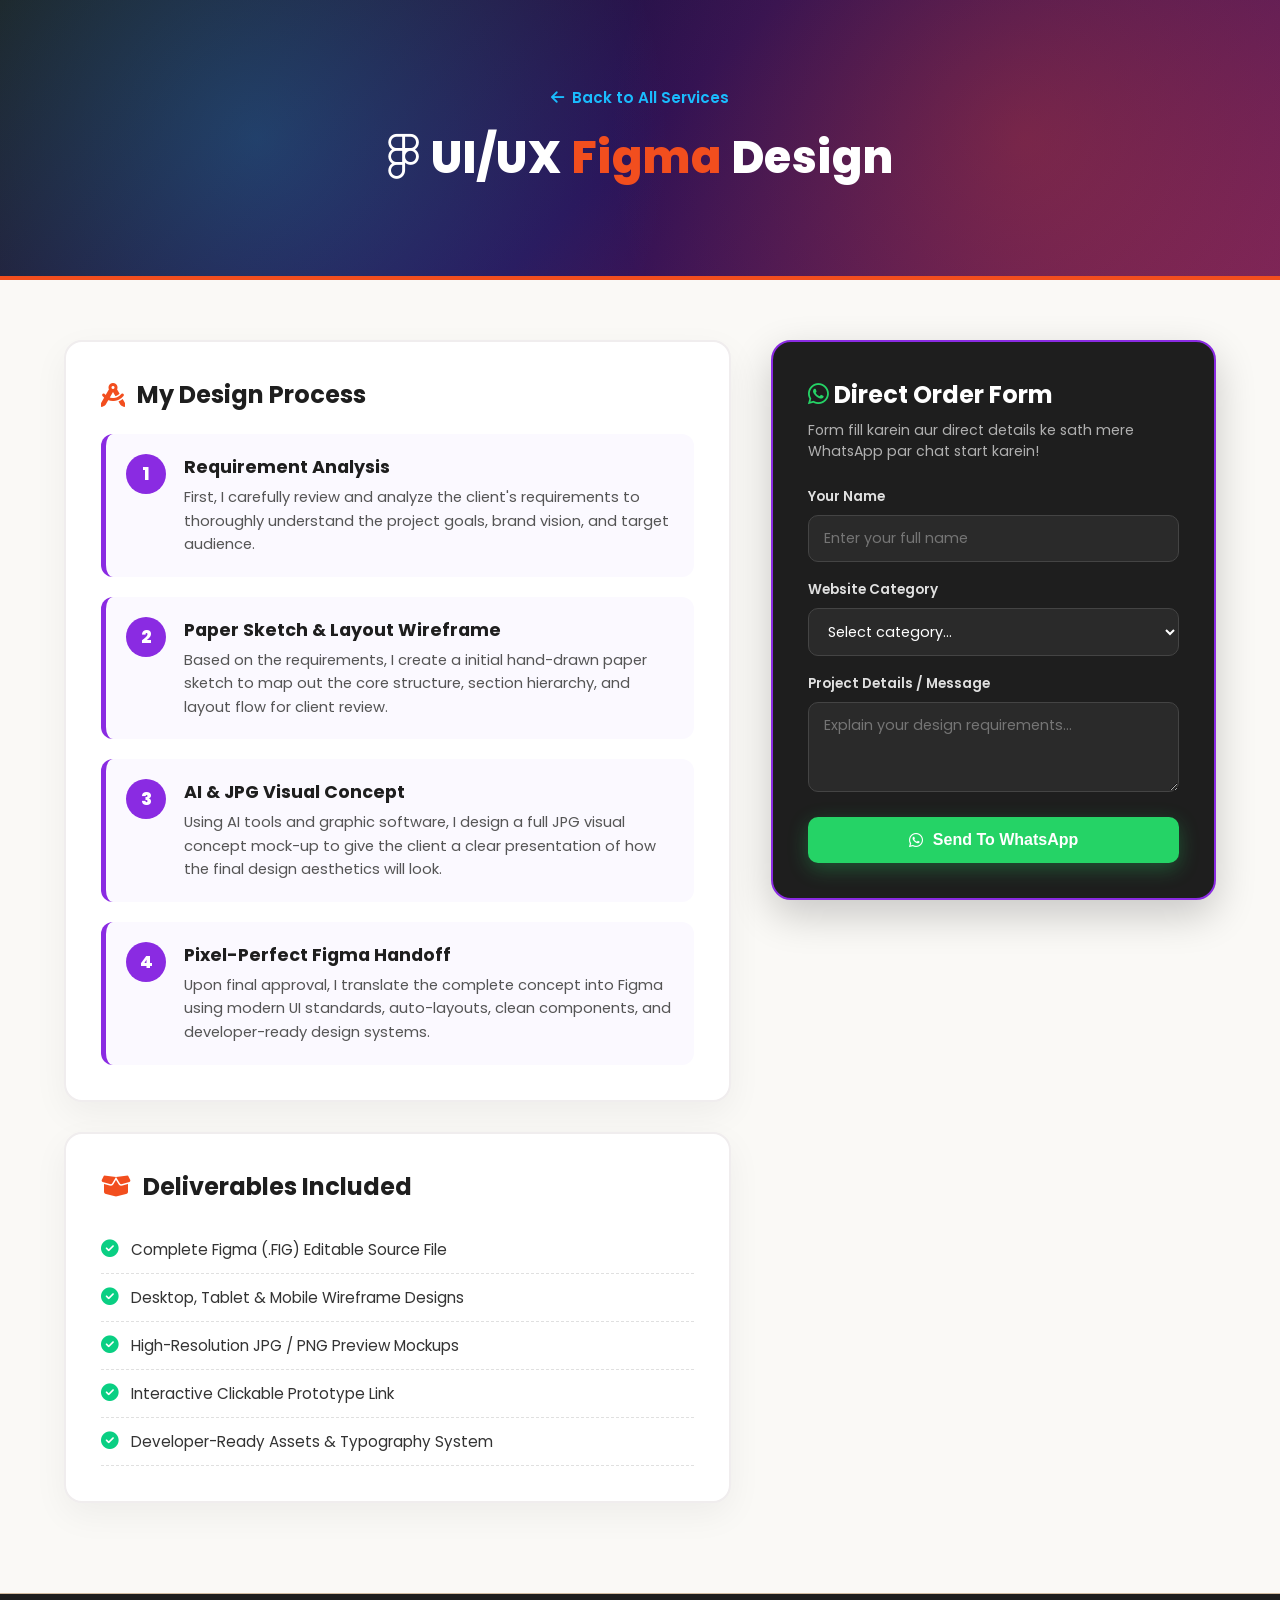
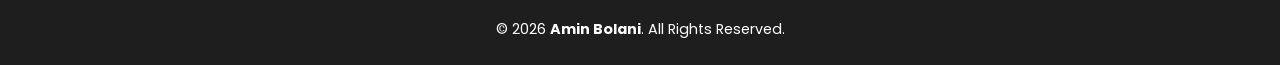
<file: service-1.html>
<!DOCTYPE html>
<html lang="en">
<head>
  <meta charset="UTF-8">
  <meta name="viewport" content="width=device-width, initial-scale=1.0">
  <title>Figma UI/UX Design Service — Amin Bolani</title>

  <!-- Google Fonts -->
  <link rel="preconnect" href="https://fonts.googleapis.com">
  <link rel="preconnect" href="https://fonts.gstatic.com" crossorigin>
  <link href="https://fonts.googleapis.com/css2?family=Poppins:wght@300;400;500;600;700;800&display=swap" rel="stylesheet">

  <!-- Font Awesome Icons -->
  <link rel="stylesheet" href="https://cdnjs.cloudflare.com/ajax/libs/font-awesome/6.4.0/css/all.min.css">

  <!-- Main CSS Files -->
  <link rel="stylesheet" href="css/style.css">
  <link rel="stylesheet" href="css/responsive.css">

  <!-- Figma Theme Specific Styles -->
  <style>
    :root {
      --figma-purple: #1e1e1e;
      --figma-violet: #8a2be2;
      --figma-orange: #f24e1e;
      --figma-green: #0acf83;
      --figma-blue: #1abcfe;
      --figma-light-bg: #faf9f6;
    }

    body {
      background-color: var(--figma-light-bg);
      color: #2c2c2c;
    }

    /* Top Visual Banner */
    .figma-top-banner {
      width: 100%;
      height: 280px;
      background: linear-gradient(135deg, #1e1e1e 0%, #2b1055 50%, #75225b 100%);
      position: relative;
      overflow: hidden;
      display: flex;
      align-items: center;
      justify-content: center;
      border-bottom: 4px solid var(--figma-orange);
    }

    .banner-overlay-pattern {
      position: absolute;
      top: 0;
      left: 0;
      width: 100%;
      height: 100%;
      background: radial-gradient(circle at 20% 50%, rgba(26, 188, 254, 0.25), transparent 40%),
                  radial-gradient(circle at 80% 50%, rgba(242, 78, 30, 0.25), transparent 40%);
    }

    .banner-content {
      position: relative;
      z-index: 2;
      text-align: center;
      padding: 0 20px;
    }

    .back-home-btn {
      display: inline-flex;
      align-items: center;
      gap: 8px;
      color: var(--figma-blue);
      text-decoration: none;
      font-weight: 600;
      font-size: 0.95rem;
      margin-bottom: 15px;
      transition: transform 0.3s ease;
    }

    .back-home-btn:hover {
      transform: translateX(-5px);
      color: #ffffff;
    }

    .banner-title {
      font-size: 2.8rem;
      font-weight: 800;
      color: #ffffff;
      letter-spacing: 0.5px;
    }

    .banner-title span {
      color: var(--figma-orange);
    }

    /* Main Body Layout */
    .service-body-section {
      padding: 60px 5%;
    }

    .service-grid-2 {
      display: grid;
      grid-template-columns: 1.2fr 0.8fr;
      gap: 40px;
    }

    /* Figma Style Cards */
    .figma-card {
      background: #ffffff;
      border-radius: 18px;
      padding: 35px;
      border: 2px solid #f0edee;
      box-shadow: 0 12px 35px rgba(0, 0, 0, 0.05);
      margin-bottom: 30px;
    }

    .figma-card h3 {
      font-size: 1.5rem;
      font-weight: 700;
      color: #1e1e1e;
      margin-bottom: 22px;
      display: flex;
      align-items: center;
      gap: 12px;
    }

    .figma-card h3 i {
      color: var(--figma-orange);
    }

    /* Process Timeline Steps */
    .process-timeline {
      display: flex;
      flex-direction: column;
      gap: 20px;
      position: relative;
    }

    .process-step {
      display: flex;
      gap: 18px;
      background: #fbf9ff;
      padding: 20px;
      border-radius: 12px;
      border-left: 5px solid var(--figma-violet);
    }

    .step-num {
      width: 40px;
      height: 40px;
      background: var(--figma-violet);
      color: #ffffff;
      border-radius: 50%;
      display: flex;
      align-items: center;
      justify-content: center;
      font-weight: 800;
      font-size: 1.1rem;
      flex-shrink: 0;
    }

    .step-text h4 {
      font-size: 1.1rem;
      color: #1e1e1e;
      margin-bottom: 6px;
    }

    .step-text p {
      font-size: 0.92rem;
      color: #555555;
      line-height: 1.6;
      margin: 0;
    }

    /* Deliverables List */
    .deliverables-list {
      list-style: none;
      padding: 0;
      margin: 0;
    }

    .deliverables-list li {
      padding: 12px 0;
      border-bottom: 1px dashed #e0e0e0;
      display: flex;
      align-items: center;
      gap: 12px;
      font-size: 0.95rem;
      color: #333;
    }

    .deliverables-list li i {
      color: var(--figma-green);
      font-size: 1.1rem;
    }

    /* Order Form Sidebar */
    .form-sidebar {
      background: #1e1e1e;
      color: #ffffff;
      padding: 35px;
      border-radius: 20px;
      position: sticky;
      top: 30px;
      box-shadow: 0 15px 40px rgba(0, 0, 0, 0.2);
      border: 2px solid var(--figma-violet);
    }

    .form-sidebar h4 {
      font-size: 1.5rem;
      color: #ffffff;
      margin-bottom: 8px;
    }

    .form-sidebar p {
      font-size: 0.88rem;
      color: #b0b0b0;
      margin-bottom: 25px;
    }

    .form-group {
      margin-bottom: 18px;
    }

    .form-group label {
      display: block;
      font-size: 0.85rem;
      font-weight: 600;
      margin-bottom: 8px;
      color: #e0e0e0;
    }

    .form-control {
      width: 100%;
      padding: 12px 15px;
      border-radius: 10px;
      border: 1px solid #444;
      background: #2a2a2a;
      color: #ffffff;
      font-family: inherit;
      font-size: 0.9rem;
      outline: none;
      transition: border-color 0.3s ease;
    }

    .form-control:focus {
      border-color: var(--figma-orange);
    }

    textarea.form-control {
      resize: vertical;
      min-height: 90px;
    }

    .submit-wa-btn {
      width: 100%;
      background: #25D366;
      color: #ffffff;
      border: none;
      padding: 14px;
      border-radius: 10px;
      font-weight: 700;
      font-size: 1rem;
      cursor: pointer;
      display: flex;
      align-items: center;
      justify-content: center;
      gap: 10px;
      transition: all 0.3s ease;
      box-shadow: 0 6px 20px rgba(37, 211, 102, 0.3);
    }

    .submit-wa-btn:hover {
      background: #1eb854;
      transform: translateY(-2px);
    }

    @media screen and (max-width: 992px) {
      .service-grid-2 {
        grid-template-columns: 1fr;
      }
      .form-sidebar {
        position: relative;
        top: 0;
      }
      .banner-title {
        font-size: 2rem;
      }
    }
  </style>
</head>
<body>

  <!-- Top Hero Banner -->
  <header class="figma-top-banner">
    <div class="banner-overlay-pattern"></div>
    <div class="banner-content">
      <a href="index.html#services" class="back-home-btn"><i class="fas fa-arrow-left"></i> Back to All Services</a>
      <h1 class="banner-title"><i class="fab fa-figma"></i> UI/UX <span>Figma</span> Design</h1>
    </div>
  </header>

  <!-- Service Main Content -->
  <section class="service-body-section">
    <div class="container">
      <div class="service-grid-2">
        
        <!-- Left Side Details -->
        <div class="detail-left">
          
         <!-- Box 1: My Custom Design Process -->
          <div class="figma-card">
            <h3><i class="fas fa-drafting-compass"></i> My Design Process</h3>
            <div class="process-timeline">
              
              <div class="process-step">
                <div class="step-num">1</div>
                <div class="step-text">
                  <h4>Requirement Analysis</h4>
                  <p>First, I carefully review and analyze the client's requirements to thoroughly understand the project goals, brand vision, and target audience.</p>
                </div>
              </div>

              <div class="process-step">
                <div class="step-num">2</div>
                <div class="step-text">
                  <h4>Paper Sketch & Layout Wireframe</h4>
                  <p>Based on the requirements, I create a initial hand-drawn paper sketch to map out the core structure, section hierarchy, and layout flow for client review.</p>
                </div>
              </div>

              <div class="process-step">
                <div class="step-num">3</div>
                <div class="step-text">
                  <h4>AI & JPG Visual Concept</h4>
                  <p>Using AI tools and graphic software, I design a full JPG visual concept mock-up to give the client a clear presentation of how the final design aesthetics will look.</p>
                </div>
              </div>

              <div class="process-step">
                <div class="step-num">4</div>
                <div class="step-text">
                  <h4>Pixel-Perfect Figma Handoff</h4>
                  <p>Upon final approval, I translate the complete concept into Figma using modern UI standards, auto-layouts, clean components, and developer-ready design systems.</p>
                </div>
              </div>

            </div>
          </div>

          <!-- Box 2: Deliverables -->
          <div class="figma-card">
            <h3><i class="fas fa-box-open"></i> Deliverables Included</h3>
            <ul class="deliverables-list">
              <li><i class="fas fa-check-circle"></i> Complete Figma (.FIG) Editable Source File</li>
              <li><i class="fas fa-check-circle"></i> Desktop, Tablet & Mobile Wireframe Designs</li>
              <li><i class="fas fa-check-circle"></i> High-Resolution JPG / PNG Preview Mockups</li>
              <li><i class="fas fa-check-circle"></i> Interactive Clickable Prototype Link</li>
              <li><i class="fas fa-check-circle"></i> Developer-Ready Assets & Typography System</li>
            </ul>
          </div>

        </div>

        <!-- Right Side WhatsApp Order Form -->
        <div class="detail-right">
          <div class="form-sidebar">
            <h4><i class="fab fa-whatsapp" style="color: #25D366;"></i> Direct Order Form</h4>
            <p>Form fill karein aur direct details ke sath mere WhatsApp par chat start karein!</p>
            
            <form id="figmaOrderForm">
              
              <div class="form-group">
                <label for="clientName">Your Name</label>
                <input type="text" id="clientName" class="form-control" placeholder="Enter your full name" required>
              </div>

              <div class="form-group">
                <label for="websiteCategory">Website Category</label>
                <select id="websiteCategory" class="form-control" required>
                  <option value="" disabled selected>Select category...</option>
                  <option value="E-Commerce Store">E-Commerce Store</option>
                  <option value="Business & Portfolio">Business & Portfolio</option>
                  <option value="Landing Page">Landing Page</option>
                  <option value="Salon / Local Brand">Salon / Local Service</option>
                  <option value="Custom UI/UX App Design">Custom UI/UX App Design</option>
                </select>
              </div>

              <div class="form-group">
                <label for="clientMessage">Project Details / Message</label>
                <textarea id="clientMessage" class="form-control" placeholder="Explain your design requirements..." required></textarea>
              </div>

              <button type="submit" class="submit-wa-btn">
                <i class="fab fa-whatsapp"></i> Send To WhatsApp
              </button>

            </form>

          </div>
        </div>

      </div>
    </div>
  </section>

  <!-- Footer -->
  <footer class="site-footer" style="background: #1e1e1e; padding: 25px 0; color: #fff;">
    <div class="container" style="text-align: center; font-size: 0.9rem;">
      <p style="margin: 0;">&copy; 2026 <strong>Amin Bolani</strong>. All Rights Reserved.</p>
    </div>
  </footer>

  <!-- WhatsApp Redirect Script -->
  <script>
    document.getElementById('figmaOrderForm').addEventListener('submit', function(e) {
      e.preventDefault();
      
      const name = document.getElementById('clientName').value.trim();
      const category = document.getElementById('websiteCategory').value;
      const message = document.getElementById('clientMessage').value.trim();
      
      // WhatsApp Number (Aapka Mobile Number)
      const phoneNumber = "923000000000"; 
      
      // Formatted Message
      const waMessage = `Hi Amin! Mera name *${name}* hai.%0A%0A*Service:* UI/UX Figma Design%0A*Category:* ${category}%0A*Details:* ${message}`;
      
      // Open WhatsApp URL
      const waURL = `https://wa.me/${phoneNumber}?text=${waMessage}`;
      window.open(waURL, '_blank');
    });
  </script>

</body>
</html>
</file>
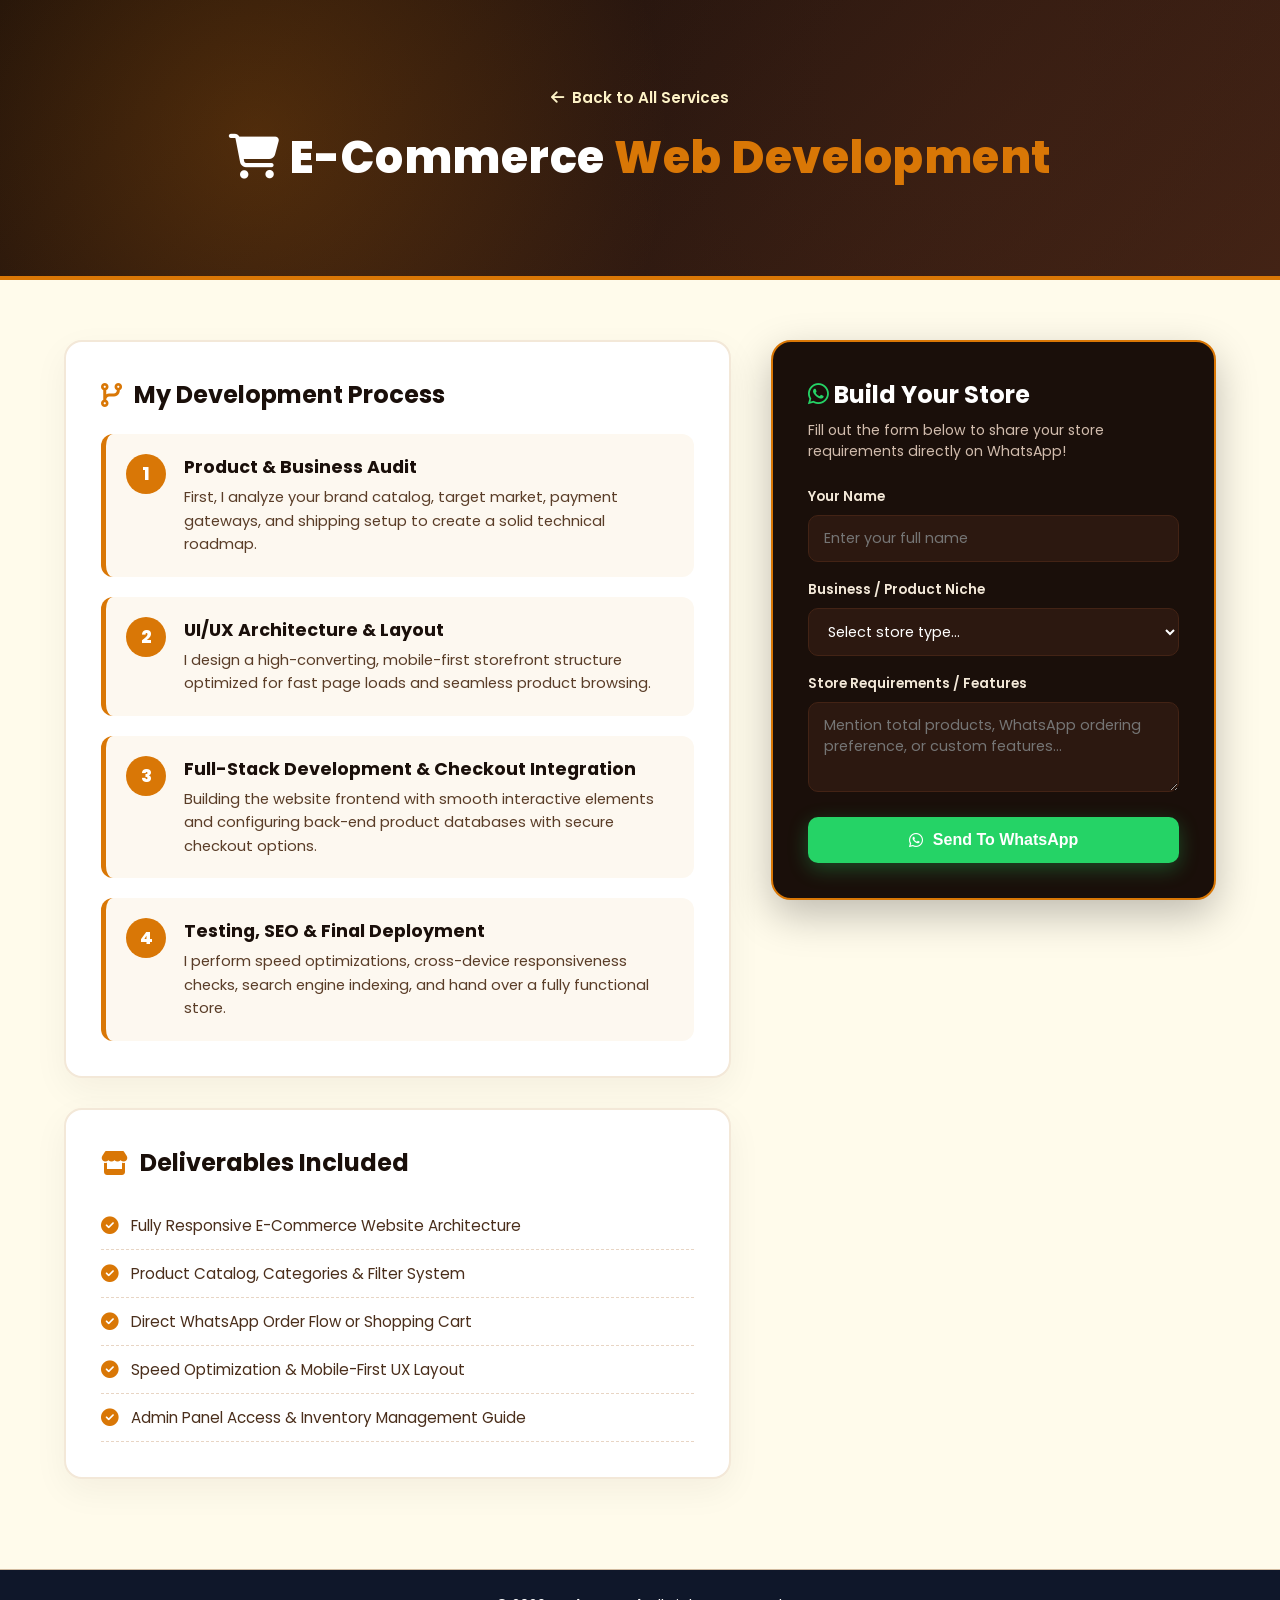
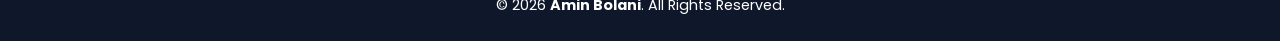
<file: service-2.html>
<!DOCTYPE html>
<html lang="en">
<head>
  <meta charset="UTF-8">
  <meta name="viewport" content="width=device-width, initial-scale=1.0">
  <title>E-Commerce Web Development — Amin Bolani</title>

  <!-- Google Fonts -->
  <link rel="preconnect" href="https://fonts.googleapis.com">
  <link rel="preconnect" href="https://fonts.gstatic.com" crossorigin>
  <link href="https://fonts.googleapis.com/css2?family=Poppins:wght@300;400;500;600;700;800&display=swap" rel="stylesheet">

  <!-- Font Awesome Icons -->
  <link rel="stylesheet" href="https://cdnjs.cloudflare.com/ajax/libs/font-awesome/6.4.0/css/all.min.css">

  <!-- Main CSS Files -->
  <link rel="stylesheet" href="css/style.css">
  <link rel="stylesheet" href="css/responsive.css">

  <!-- Brown Chocolate Theme Specific Styles -->
  <style>
    :root {
      --brown-dark: #1a0f0a;
      --brown-medium: #2c1810;
      --brown-gold: #d97706;
      --brown-gold-dark: #b45309;
      --brown-cream: #fef3c7;
      --brown-light-bg: #fffbeb;
    }

    body {
      background-color: var(--brown-light-bg);
      color: #3b2314;
    }

    /* Top Visual Banner */
    .ecom-top-banner {
      width: 100%;
      height: 280px;
      background: linear-gradient(135deg, #1a0f0a 0%, #2c1810 50%, #432315 100%);
      position: relative;
      overflow: hidden;
      display: flex;
      align-items: center;
      justify-content: center;
      border-bottom: 4px solid var(--brown-gold);
    }

    .banner-overlay-pattern {
      position: absolute;
      top: 0;
      left: 0;
      width: 100%;
      height: 100%;
      background: radial-gradient(circle at 20% 50%, rgba(217, 119, 6, 0.25), transparent 40%),
                  radial-gradient(circle at 80% 50%, rgba(67, 35, 21, 0.4), transparent 40%);
    }

    .banner-content {
      position: relative;
      z-index: 2;
      text-align: center;
      padding: 0 20px;
    }

    .back-home-btn {
      display: inline-flex;
      align-items: center;
      gap: 8px;
      color: var(--brown-cream);
      text-decoration: none;
      font-weight: 600;
      font-size: 0.95rem;
      margin-bottom: 15px;
      transition: transform 0.3s ease;
    }

    .back-home-btn:hover {
      transform: translateX(-5px);
      color: #ffffff;
    }

    .banner-title {
      font-size: 2.8rem;
      font-weight: 800;
      color: #ffffff;
      letter-spacing: 0.5px;
    }

    .banner-title span {
      color: var(--brown-gold);
    }

    /* Main Body Layout */
    .service-body-section {
      padding: 60px 5%;
    }

    .service-grid-2 {
      display: grid;
      grid-template-columns: 1.2fr 0.8fr;
      gap: 40px;
    }

    /* Cards */
    .ecom-card {
      background: #ffffff;
      border-radius: 18px;
      padding: 35px;
      border: 2px solid #f3e8d8;
      box-shadow: 0 12px 35px rgba(44, 24, 16, 0.05);
      margin-bottom: 30px;
    }

    .ecom-card h3 {
      font-size: 1.5rem;
      font-weight: 700;
      color: var(--brown-dark);
      margin-bottom: 22px;
      display: flex;
      align-items: center;
      gap: 12px;
    }

    .ecom-card h3 i {
      color: var(--brown-gold);
    }

    /* Process Timeline Steps */
    .process-timeline {
      display: flex;
      flex-direction: column;
      gap: 20px;
    }

    .process-step {
      display: flex;
      gap: 18px;
      background: #fdf8f0;
      padding: 20px;
      border-radius: 12px;
      border-left: 5px solid var(--brown-gold);
    }

    .step-num {
      width: 40px;
      height: 40px;
      background: var(--brown-gold);
      color: #ffffff;
      border-radius: 50%;
      display: flex;
      align-items: center;
      justify-content: center;
      font-weight: 800;
      font-size: 1.1rem;
      flex-shrink: 0;
    }

    .step-text h4 {
      font-size: 1.1rem;
      color: var(--brown-dark);
      margin-bottom: 6px;
    }

    .step-text p {
      font-size: 0.92rem;
      color: #5a3d28;
      line-height: 1.6;
      margin: 0;
    }

    /* Deliverables List */
    .deliverables-list {
      list-style: none;
      padding: 0;
      margin: 0;
    }

    .deliverables-list li {
      padding: 12px 0;
      border-bottom: 1px dashed #e8d5c4;
      display: flex;
      align-items: center;
      gap: 12px;
      font-size: 0.95rem;
      color: #4a2e1b;
    }

    .deliverables-list li i {
      color: var(--brown-gold);
      font-size: 1.1rem;
    }

    /* Order Form Sidebar */
    .form-sidebar {
      background: var(--brown-dark);
      color: #ffffff;
      padding: 35px;
      border-radius: 20px;
      position: sticky;
      top: 30px;
      box-shadow: 0 15px 40px rgba(0, 0, 0, 0.25);
      border: 2px solid var(--brown-gold);
    }

    .form-sidebar h4 {
      font-size: 1.5rem;
      color: #ffffff;
      margin-bottom: 8px;
    }

    .form-sidebar p {
      font-size: 0.88rem;
      color: #d1bcad;
      margin-bottom: 25px;
    }

    .form-group {
      margin-bottom: 18px;
    }

    .form-group label {
      display: block;
      font-size: 0.85rem;
      font-weight: 600;
      margin-bottom: 8px;
      color: #f3e8d8;
    }

    .form-control {
      width: 100%;
      padding: 12px 15px;
      border-radius: 10px;
      border: 1px solid #432315;
      background: #2c1810;
      color: #ffffff;
      font-family: inherit;
      font-size: 0.9rem;
      outline: none;
      transition: border-color 0.3s ease;
    }

    .form-control:focus {
      border-color: var(--brown-gold);
    }

    textarea.form-control {
      resize: vertical;
      min-height: 90px;
    }

    .submit-wa-btn {
      width: 100%;
      background: #25D366;
      color: #ffffff;
      border: none;
      padding: 14px;
      border-radius: 10px;
      font-weight: 700;
      font-size: 1rem;
      cursor: pointer;
      display: flex;
      align-items: center;
      justify-content: center;
      gap: 10px;
      transition: all 0.3s ease;
      box-shadow: 0 6px 20px rgba(37, 211, 102, 0.3);
    }

    .submit-wa-btn:hover {
      background: #1eb854;
      transform: translateY(-2px);
    }

    @media screen and (max-width: 992px) {
      .service-grid-2 {
        grid-template-columns: 1fr;
      }
      .form-sidebar {
        position: relative;
        top: 0;
      }
      .banner-title {
        font-size: 2rem;
      }
    }
  </style>
</head>
<body>

  <!-- Top Hero Banner -->
  <header class="ecom-top-banner">
    <div class="banner-overlay-pattern"></div>
    <div class="banner-content">
      <a href="index.html#services" class="back-home-btn"><i class="fas fa-arrow-left"></i> Back to All Services</a>
      <h1 class="banner-title"><i class="fas fa-shopping-cart"></i> E-Commerce <span>Web Development</span></h1>
    </div>
  </header>

  <!-- Service Main Content -->
  <section class="service-body-section">
    <div class="container">
      <div class="service-grid-2">
        
        <!-- Left Side Details -->
        <div class="detail-left">
          
          <!-- Box 1: Development Process -->
          <div class="ecom-card">
            <h3><i class="fas fa-code-branch"></i> My Development Process</h3>
            <div class="process-timeline">
              
              <div class="process-step">
                <div class="step-num">1</div>
                <div class="step-text">
                  <h4>Product & Business Audit</h4>
                  <p>First, I analyze your brand catalog, target market, payment gateways, and shipping setup to create a solid technical roadmap.</p>
                </div>
              </div>

              <div class="process-step">
                <div class="step-num">2</div>
                <div class="step-text">
                  <h4>UI/UX Architecture & Layout</h4>
                  <p>I design a high-converting, mobile-first storefront structure optimized for fast page loads and seamless product browsing.</p>
                </div>
              </div>

              <div class="process-step">
                <div class="step-num">3</div>
                <div class="step-text">
                  <h4>Full-Stack Development & Checkout Integration</h4>
                  <p>Building the website frontend with smooth interactive elements and configuring back-end product databases with secure checkout options.</p>
                </div>
              </div>

              <div class="process-step">
                <div class="step-num">4</div>
                <div class="step-text">
                  <h4>Testing, SEO & Final Deployment</h4>
                  <p>I perform speed optimizations, cross-device responsiveness checks, search engine indexing, and hand over a fully functional store.</p>
                </div>
              </div>

            </div>
          </div>

          <!-- Box 2: Deliverables -->
          <div class="ecom-card">
            <h3><i class="fas fa-store"></i> Deliverables Included</h3>
            <ul class="deliverables-list">
              <li><i class="fas fa-check-circle"></i> Fully Responsive E-Commerce Website Architecture</li>
              <li><i class="fas fa-check-circle"></i> Product Catalog, Categories & Filter System</li>
              <li><i class="fas fa-check-circle"></i> Direct WhatsApp Order Flow or Shopping Cart</li>
              <li><i class="fas fa-check-circle"></i> Speed Optimization & Mobile-First UX Layout</li>
              <li><i class="fas fa-check-circle"></i> Admin Panel Access & Inventory Management Guide</li>
            </ul>
          </div>

        </div>

        <!-- Right Side WhatsApp Order Form -->
        <div class="detail-right">
          <div class="form-sidebar">
            <h4><i class="fab fa-whatsapp" style="color: #25D366;"></i> Build Your Store</h4>
            <p>Fill out the form below to share your store requirements directly on WhatsApp!</p>
            
            <form id="ecomOrderForm">
              
              <div class="form-group">
                <label for="clientName">Your Name</label>
                <input type="text" id="clientName" class="form-control" placeholder="Enter your full name" required>
              </div>

              <div class="form-group">
                <label for="storeType">Business / Product Niche</label>
                <select id="storeType" class="form-control" required>
                  <option value="" disabled selected>Select store type...</option>
                  <option value="Clothing & Menswear">Clothing & Apparel</option>
                  <option value="Footwear & Accessories">Footwear & Accessories</option>
                  <option value="Skincare & Beauty">Skincare & Beauty</option>
                  <option value="Electronics & Gadgets">Electronics & Gadgets</option>
                  <option value="Custom General Store">Custom General Store</option>
                </select>
              </div>

              <div class="form-group">
                <label for="clientMessage">Store Requirements / Features</label>
                <textarea id="clientMessage" class="form-control" placeholder="Mention total products, WhatsApp ordering preference, or custom features..." required></textarea>
              </div>

              <button type="submit" class="submit-wa-btn">
                <i class="fab fa-whatsapp"></i> Send To WhatsApp
              </button>

            </form>

          </div>
        </div>

      </div>
    </div>
  </section>

  <!-- Footer -->
  <footer class="site-footer" style="background: #0f172a; padding: 25px 0; color: #fff;">
    <div class="container" style="text-align: center; font-size: 0.9rem;">
      <p style="margin: 0;">&copy; 2026 <strong>Amin Bolani</strong>. All Rights Reserved.</p>
    </div>
  </footer>

  <!-- WhatsApp Redirect Script -->
  <script>
    document.getElementById('ecomOrderForm').addEventListener('submit', function(e) {
      e.preventDefault();
      
      const name = document.getElementById('clientName').value.trim();
      const storeType = document.getElementById('storeType').value;
      const message = document.getElementById('clientMessage').value.trim();
      
      const phoneNumber = "923000000000"; 
      
      const waMessage = `Hi Amin! Mera name *${name}* hai.%0A%0A*Service:* E-Commerce Web Development%0A*Store Niche:* ${storeType}%0A*Requirements:* ${message}`;
      
      const waURL = `https://wa.me/${phoneNumber}?text=${waMessage}`;
      window.open(waURL, '_blank');
    });
  </script>

</body>
</html>
</file>
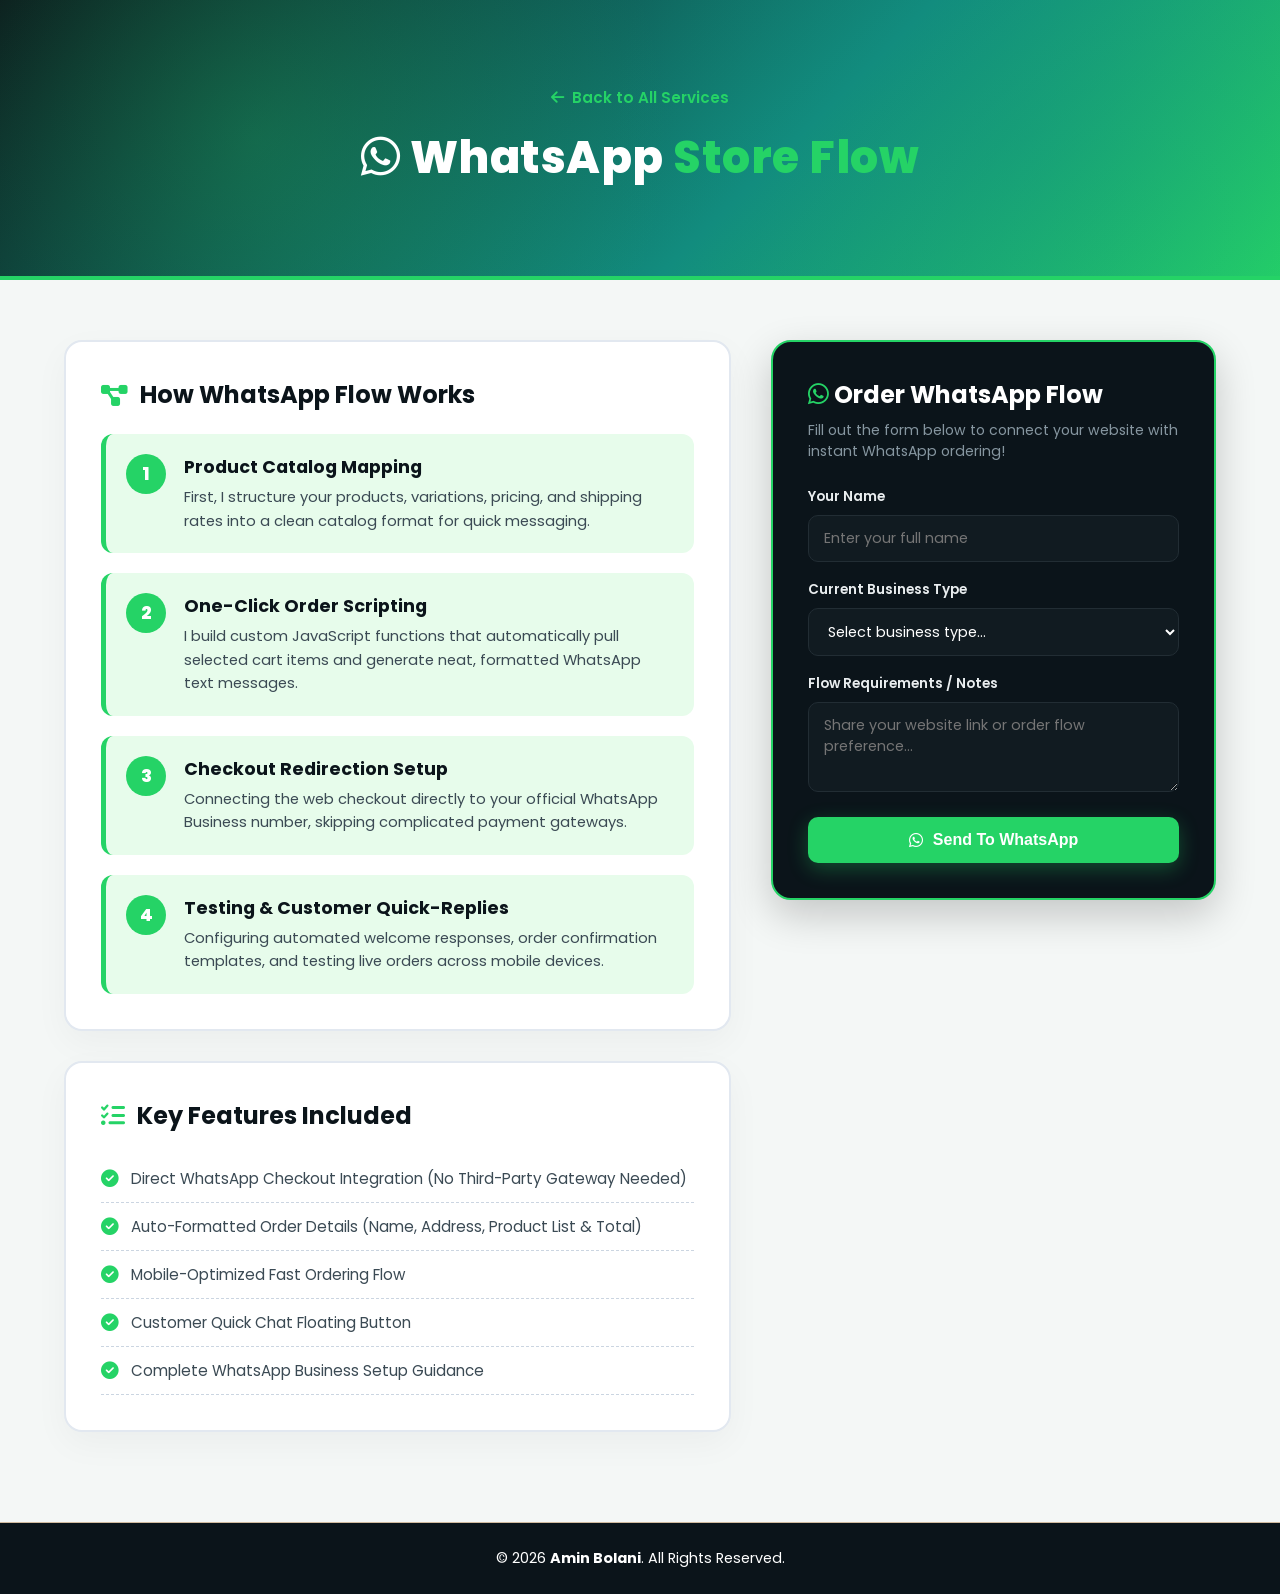
<file: service-3.html>
<!DOCTYPE html>
<html lang="en">
<head>
  <meta charset="UTF-8">
  <meta name="viewport" content="width=device-width, initial-scale=1.0">
  <title>WhatsApp Store Flow Service — Amin Bolani</title>

  <!-- Google Fonts -->
  <link rel="preconnect" href="https://fonts.googleapis.com">
  <link rel="preconnect" href="https://fonts.gstatic.com" crossorigin>
  <link href="https://fonts.googleapis.com/css2?family=Poppins:wght@300;400;500;600;700;800&display=swap" rel="stylesheet">

  <!-- Font Awesome Icons -->
  <link rel="stylesheet" href="https://cdnjs.cloudflare.com/ajax/libs/font-awesome/6.4.0/css/all.min.css">

  <!-- Main CSS Files -->
  <link rel="stylesheet" href="css/style.css">
  <link rel="stylesheet" href="css/responsive.css">

  <!-- WhatsApp Theme Specific Styles -->
  <style>
    :root {
      --wa-dark: #0b141a;
      --wa-green: #25D366;
      --wa-teal: #128C7E;
      --wa-light-bg: #f4f7f6;
      --wa-card-bg: #ffffff;
    }

    body {
      background-color: var(--wa-light-bg);
      color: #111b21;
    }

    /* Top Hero Banner */
    .wa-top-banner {
      width: 100%;
      height: 280px;
      background: linear-gradient(135deg, #0b141a 0%, #128c7e 60%, #25d366 100%);
      position: relative;
      overflow: hidden;
      display: flex;
      align-items: center;
      justify-content: center;
      border-bottom: 4px solid var(--wa-green);
    }

    .banner-overlay-pattern {
      position: absolute;
      top: 0;
      left: 0;
      width: 100%;
      height: 100%;
      background: radial-gradient(circle at 20% 50%, rgba(37, 211, 102, 0.25), transparent 40%),
                  radial-gradient(circle at 80% 50%, rgba(18, 140, 126, 0.3), transparent 40%);
    }

    .banner-content {
      position: relative;
      z-index: 2;
      text-align: center;
      padding: 0 20px;
    }

    .back-home-btn {
      display: inline-flex;
      align-items: center;
      gap: 8px;
      color: #25d366;
      text-decoration: none;
      font-weight: 600;
      font-size: 0.95rem;
      margin-bottom: 15px;
      transition: transform 0.3s ease;
    }

    .back-home-btn:hover {
      transform: translateX(-5px);
      color: #ffffff;
    }

    .banner-title {
      font-size: 2.8rem;
      font-weight: 800;
      color: #ffffff;
      letter-spacing: 0.5px;
    }

    .banner-title span {
      color: var(--wa-green);
    }

    /* Main Body Layout */
    .service-body-section {
      padding: 60px 5%;
    }

    .service-grid-2 {
      display: grid;
      grid-template-columns: 1.2fr 0.8fr;
      gap: 40px;
    }

    /* WhatsApp Style Cards */
    .wa-card {
      background: #ffffff;
      border-radius: 18px;
      padding: 35px;
      border: 2px solid #e2e8f0;
      box-shadow: 0 12px 35px rgba(0, 0, 0, 0.04);
      margin-bottom: 30px;
    }

    .wa-card h3 {
      font-size: 1.5rem;
      font-weight: 700;
      color: var(--wa-dark);
      margin-bottom: 22px;
      display: flex;
      align-items: center;
      gap: 12px;
    }

    .wa-card h3 i {
      color: var(--wa-green);
    }

    /* Process Timeline Steps */
    .process-timeline {
      display: flex;
      flex-direction: column;
      gap: 20px;
    }

    .process-step {
      display: flex;
      gap: 18px;
      background: #e7fceb;
      padding: 20px;
      border-radius: 12px;
      border-left: 5px solid var(--wa-green);
    }

    .step-num {
      width: 40px;
      height: 40px;
      background: var(--wa-green);
      color: #ffffff;
      border-radius: 50%;
      display: flex;
      align-items: center;
      justify-content: center;
      font-weight: 800;
      font-size: 1.1rem;
      flex-shrink: 0;
    }

    .step-text h4 {
      font-size: 1.1rem;
      color: var(--wa-dark);
      margin-bottom: 6px;
    }

    .step-text p {
      font-size: 0.92rem;
      color: #3b4a54;
      line-height: 1.6;
      margin: 0;
    }

    /* Deliverables List */
    .deliverables-list {
      list-style: none;
      padding: 0;
      margin: 0;
    }

    .deliverables-list li {
      padding: 12px 0;
      border-bottom: 1px dashed #cbd5e1;
      display: flex;
      align-items: center;
      gap: 12px;
      font-size: 0.95rem;
      color: #3b4a54;
    }

    .deliverables-list li i {
      color: var(--wa-green);
      font-size: 1.1rem;
    }

    /* Order Form Sidebar */
    .form-sidebar {
      background: var(--wa-dark);
      color: #ffffff;
      padding: 35px;
      border-radius: 20px;
      position: sticky;
      top: 30px;
      box-shadow: 0 15px 40px rgba(0, 0, 0, 0.2);
      border: 2px solid var(--wa-green);
    }

    .form-sidebar h4 {
      font-size: 1.5rem;
      color: #ffffff;
      margin-bottom: 8px;
    }

    .form-sidebar p {
      font-size: 0.88rem;
      color: #8696a0;
      margin-bottom: 25px;
    }

    .form-group {
      margin-bottom: 18px;
    }

    .form-group label {
      display: block;
      font-size: 0.85rem;
      font-weight: 600;
      margin-bottom: 8px;
      color: #e9edef;
    }

    .form-control {
      width: 100%;
      padding: 12px 15px;
      border-radius: 10px;
      border: 1px solid #222d34;
      background: #111b21;
      color: #ffffff;
      font-family: inherit;
      font-size: 0.9rem;
      outline: none;
      transition: border-color 0.3s ease;
    }

    .form-control:focus {
      border-color: var(--wa-green);
    }

    textarea.form-control {
      resize: vertical;
      min-height: 90px;
    }

    .submit-wa-btn {
      width: 100%;
      background: var(--wa-green);
      color: #ffffff;
      border: none;
      padding: 14px;
      border-radius: 10px;
      font-weight: 700;
      font-size: 1rem;
      cursor: pointer;
      display: flex;
      align-items: center;
      justify-content: center;
      gap: 10px;
      transition: all 0.3s ease;
      box-shadow: 0 6px 20px rgba(37, 211, 102, 0.3);
    }

    .submit-wa-btn:hover {
      background: #1eb854;
      transform: translateY(-2px);
    }

    @media screen and (max-width: 992px) {
      .service-grid-2 {
        grid-template-columns: 1fr;
      }
      .form-sidebar {
        position: relative;
        top: 0;
      }
      .banner-title {
        font-size: 2rem;
      }
    }
  </style>
</head>
<body>

  <!-- Top Hero Banner -->
  <header class="wa-top-banner">
    <div class="banner-overlay-pattern"></div>
    <div class="banner-content">
      <a href="index.html#services" class="back-home-btn"><i class="fas fa-arrow-left"></i> Back to All Services</a>
      <h1 class="banner-title"><i class="fab fa-whatsapp"></i> WhatsApp <span>Store Flow</span></h1>
    </div>
  </header>

  <!-- Service Main Content -->
  <section class="service-body-section">
    <div class="container">
      <div class="service-grid-2">
        
        <!-- Left Side Details -->
        <div class="detail-left">
          
          <!-- Box 1: Integration Process -->
          <div class="wa-card">
            <h3><i class="fas fa-project-diagram"></i> How WhatsApp Flow Works</h3>
            <div class="process-timeline">
              
              <div class="process-step">
                <div class="step-num">1</div>
                <div class="step-text">
                  <h4>Product Catalog Mapping</h4>
                  <p>First, I structure your products, variations, pricing, and shipping rates into a clean catalog format for quick messaging.</p>
                </div>
              </div>

              <div class="process-step">
                <div class="step-num">2</div>
                <div class="step-text">
                  <h4>One-Click Order Scripting</h4>
                  <p>I build custom JavaScript functions that automatically pull selected cart items and generate neat, formatted WhatsApp text messages.</p>
                </div>
              </div>

              <div class="process-step">
                <div class="step-num">3</div>
                <div class="step-text">
                  <h4>Checkout Redirection Setup</h4>
                  <p>Connecting the web checkout directly to your official WhatsApp Business number, skipping complicated payment gateways.</p>
                </div>
              </div>

              <div class="process-step">
                <div class="step-num">4</div>
                <div class="step-text">
                  <h4>Testing & Customer Quick-Replies</h4>
                  <p>Configuring automated welcome responses, order confirmation templates, and testing live orders across mobile devices.</p>
                </div>
              </div>

            </div>
          </div>

          <!-- Box 2: Deliverables -->
          <div class="wa-card">
            <h3><i class="fas fa-list-check"></i> Key Features Included</h3>
            <ul class="deliverables-list">
              <li><i class="fas fa-check-circle"></i> Direct WhatsApp Checkout Integration (No Third-Party Gateway Needed)</li>
              <li><i class="fas fa-check-circle"></i> Auto-Formatted Order Details (Name, Address, Product List & Total)</li>
              <li><i class="fas fa-check-circle"></i> Mobile-Optimized Fast Ordering Flow</li>
              <li><i class="fas fa-check-circle"></i> Customer Quick Chat Floating Button</li>
              <li><i class="fas fa-check-circle"></i> Complete WhatsApp Business Setup Guidance</li>
            </ul>
          </div>

        </div>

        <!-- Right Side WhatsApp Order Form -->
        <div class="detail-right">
          <div class="form-sidebar">
            <h4><i class="fab fa-whatsapp" style="color: #25D366;"></i> Order WhatsApp Flow</h4>
            <p>Fill out the form below to connect your website with instant WhatsApp ordering!</p>
            
            <form id="waFlowOrderForm">
              
              <div class="form-group">
                <label for="clientName">Your Name</label>
                <input type="text" id="clientName" class="form-control" placeholder="Enter your full name" required>
              </div>

              <div class="form-group">
                <label for="businessType">Current Business Type</label>
                <select id="businessType" class="form-control" required>
                  <option value="" disabled selected>Select business type...</option>
                  <option value="Existing Online Store">Existing Website / Store</option>
                  <option value="Instagram / Facebook Shop">Instagram / Social Media Shop</option>
                  <option value="New Brand Launch">New Business Launch</option>
                  <option value="Local Store Service">Local Retail Store</option>
                </select>
              </div>

              <div class="form-group">
                <label for="clientMessage">Flow Requirements / Notes</label>
                <textarea id="clientMessage" class="form-control" placeholder="Share your website link or order flow preference..." required></textarea>
              </div>

              <button type="submit" class="submit-wa-btn">
                <i class="fab fa-whatsapp"></i> Send To WhatsApp
              </button>

            </form>

          </div>
        </div>

      </div>
    </div>
  </section>

  <!-- Footer -->
  <footer class="site-footer" style="background: #0b141a; padding: 25px 0; color: #fff;">
    <div class="container" style="text-align: center; font-size: 0.9rem;">
      <p style="margin: 0;">&copy; 2026 <strong>Amin Bolani</strong>. All Rights Reserved.</p>
    </div>
  </footer>

  <!-- WhatsApp Redirect Script -->
  <script>
    document.getElementById('waFlowOrderForm').addEventListener('submit', function(e) {
      e.preventDefault();
      
      const name = document.getElementById('clientName').value.trim();
      const businessType = document.getElementById('businessType').value;
      const message = document.getElementById('clientMessage').value.trim();
      
      const phoneNumber = "923252704588"; 
      
      const waMessage = `Hi Amin! Mera name *${name}* hai.%0A%0A*Service:* WhatsApp Store Flow Setup%0A*Business Type:* ${businessType}%0A*Requirements:* ${message}`;
      
      const waURL = `https://wa.me/${phoneNumber}?text=${waMessage}`;
      window.open(waURL, '_blank');
    });
  </script>

</body>
</html>
</file>
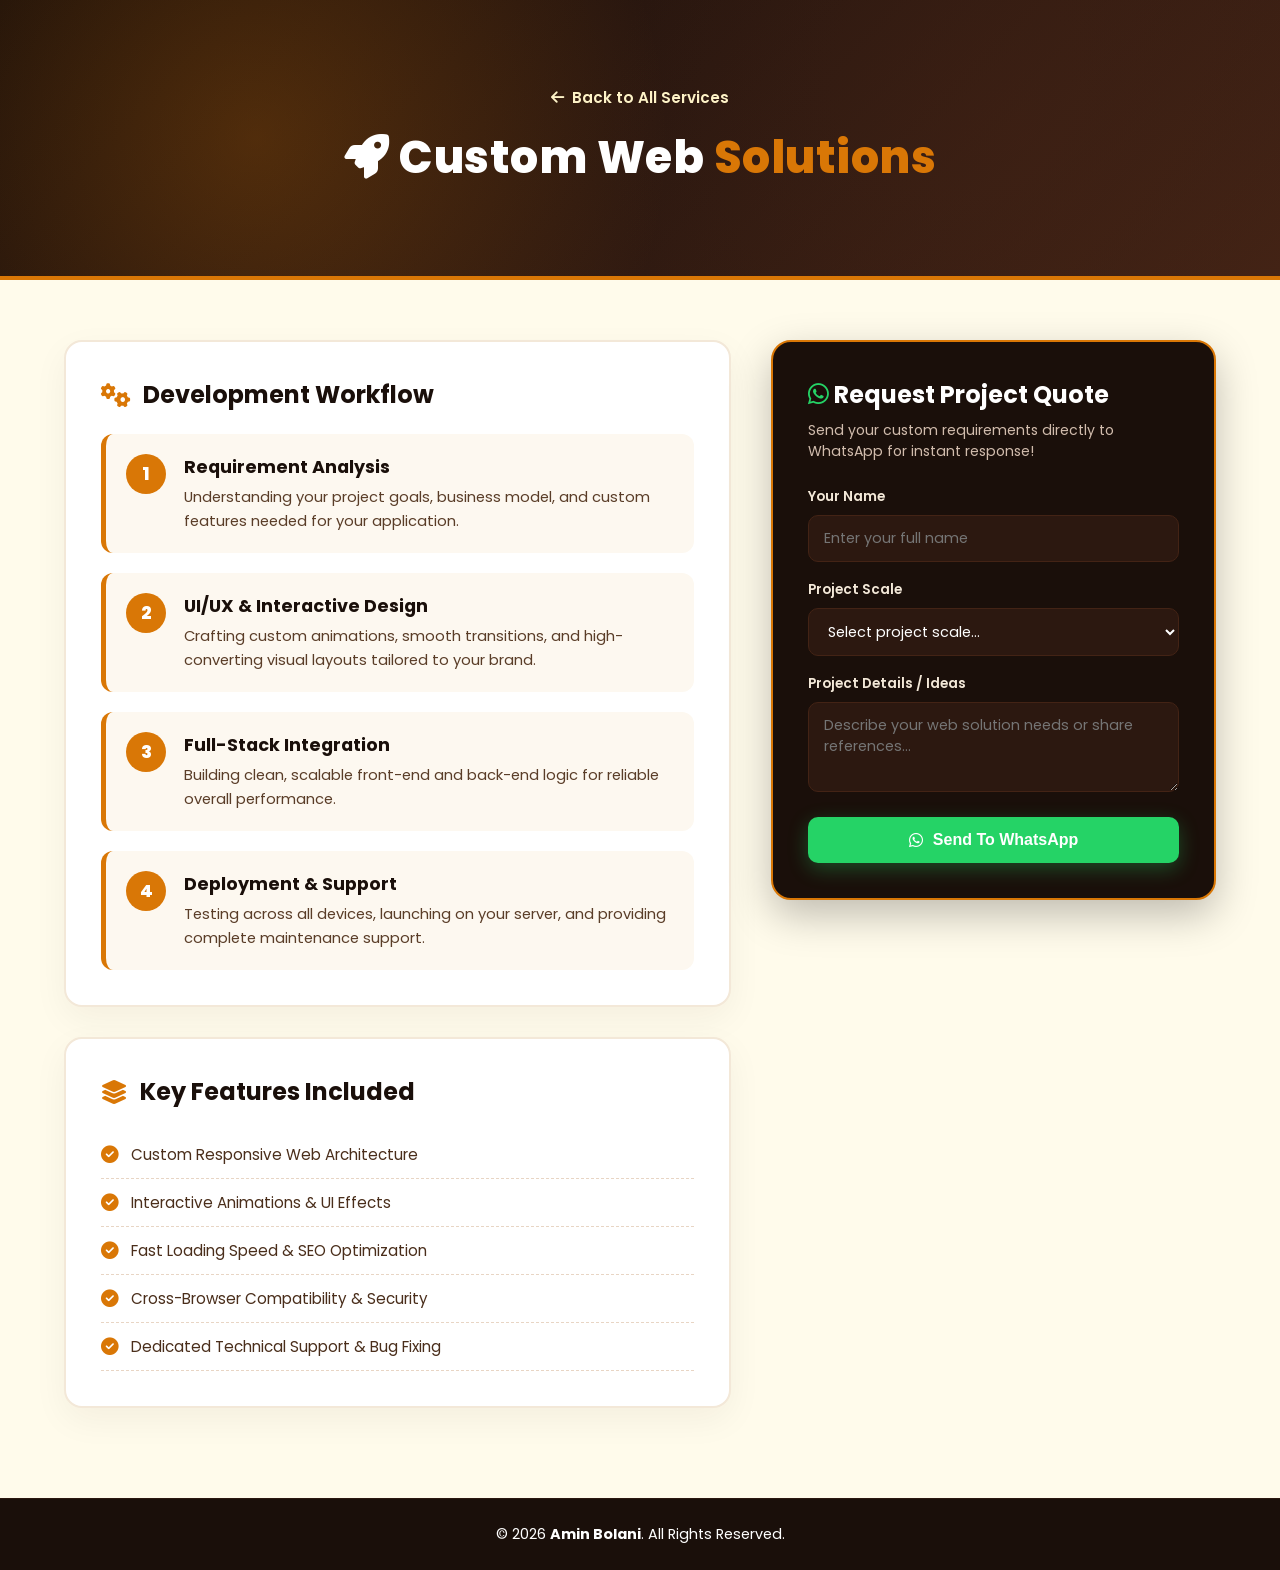
<file: service-4.html>
<!DOCTYPE html>
<html lang="en">
<head>
  <meta charset="UTF-8">
  <meta name="viewport" content="width=device-width, initial-scale=1.0">
  <title>Service Detail — Amin Bolani</title>

  <!-- Google Fonts -->
  <link rel="preconnect" href="https://fonts.googleapis.com">
  <link rel="preconnect" href="https://fonts.gstatic.com" crossorigin>
  <link href="https://fonts.googleapis.com/css2?family=Poppins:wght@300;400;500;600;700;800&display=swap" rel="stylesheet">

  <!-- Font Awesome Icons -->
  <link rel="stylesheet" href="https://cdnjs.cloudflare.com/ajax/libs/font-awesome/6.4.0/css/all.min.css">

  <!-- Main CSS Files -->
  <link rel="stylesheet" href="css/style.css">
  <link rel="stylesheet" href="css/responsive.css">

  <!-- Brown Chocolate Theme Specific Styles -->
  <style>
    :root {
      --brown-dark: #1a0f0a;
      --brown-medium: #2c1810;
      --brown-gold: #d97706;
      --brown-cream: #fef3c7;
      --brown-light-bg: #fffbeb;
    }

    body {
      background-color: var(--brown-light-bg);
      color: #3b2314;
    }

    /* Top Hero Banner */
    .service-top-banner {
      width: 100%;
      height: 280px;
      background: linear-gradient(135deg, #1a0f0a 0%, #2c1810 50%, #432315 100%);
      position: relative;
      overflow: hidden;
      display: flex;
      align-items: center;
      justify-content: center;
      border-bottom: 4px solid var(--brown-gold);
    }

    .banner-overlay-pattern {
      position: absolute;
      top: 0;
      left: 0;
      width: 100%;
      height: 100%;
      background: radial-gradient(circle at 20% 50%, rgba(217, 119, 6, 0.25), transparent 40%),
                  radial-gradient(circle at 80% 50%, rgba(67, 35, 21, 0.4), transparent 40%);
    }

    .banner-content {
      position: relative;
      z-index: 2;
      text-align: center;
      padding: 0 20px;
    }

    .back-home-btn {
      display: inline-flex;
      align-items: center;
      gap: 8px;
      color: var(--brown-cream);
      text-decoration: none;
      font-weight: 600;
      font-size: 0.95rem;
      margin-bottom: 15px;
      transition: transform 0.3s ease;
    }

    .back-home-btn:hover {
      transform: translateX(-5px);
      color: #ffffff;
    }

    .banner-title {
      font-size: 2.8rem;
      font-weight: 800;
      color: #ffffff;
      letter-spacing: 0.5px;
    }

    .banner-title span {
      color: var(--brown-gold);
    }

    /* Main Body Layout */
    .service-body-section {
      padding: 60px 5%;
    }

    .service-grid-2 {
      display: grid;
      grid-template-columns: 1.2fr 0.8fr;
      gap: 40px;
    }

    /* Cards */
    .detail-card {
      background: #ffffff;
      border-radius: 18px;
      padding: 35px;
      border: 2px solid #f3e8d8;
      box-shadow: 0 12px 35px rgba(44, 24, 16, 0.05);
      margin-bottom: 30px;
    }

    .detail-card h3 {
      font-size: 1.5rem;
      font-weight: 700;
      color: var(--brown-dark);
      margin-bottom: 22px;
      display: flex;
      align-items: center;
      gap: 12px;
    }

    .detail-card h3 i {
      color: var(--brown-gold);
    }

    /* Process Timeline Steps */
    .process-timeline {
      display: flex;
      flex-direction: column;
      gap: 20px;
    }

    .process-step {
      display: flex;
      gap: 18px;
      background: #fdf8f0;
      padding: 20px;
      border-radius: 12px;
      border-left: 5px solid var(--brown-gold);
    }

    .step-num {
      width: 40px;
      height: 40px;
      background: var(--brown-gold);
      color: #ffffff;
      border-radius: 50%;
      display: flex;
      align-items: center;
      justify-content: center;
      font-weight: 800;
      font-size: 1.1rem;
      flex-shrink: 0;
    }

    .step-text h4 {
      font-size: 1.1rem;
      color: var(--brown-dark);
      margin-bottom: 6px;
    }

    .step-text p {
      font-size: 0.92rem;
      color: #5a3d28;
      line-height: 1.6;
      margin: 0;
    }

    /* Deliverables List */
    .deliverables-list {
      list-style: none;
      padding: 0;
      margin: 0;
    }

    .deliverables-list li {
      padding: 12px 0;
      border-bottom: 1px dashed #e8d5c4;
      display: flex;
      align-items: center;
      gap: 12px;
      font-size: 0.95rem;
      color: #4a2e1b;
    }

    .deliverables-list li i {
      color: var(--brown-gold);
      font-size: 1.1rem;
    }

    /* Order Form Sidebar */
    .form-sidebar {
      background: var(--brown-dark);
      color: #ffffff;
      padding: 35px;
      border-radius: 20px;
      position: sticky;
      top: 30px;
      box-shadow: 0 15px 40px rgba(0, 0, 0, 0.25);
      border: 2px solid var(--brown-gold);
    }

    .form-sidebar h4 {
      font-size: 1.5rem;
      color: #ffffff;
      margin-bottom: 8px;
    }

    .form-sidebar p {
      font-size: 0.88rem;
      color: #d1bcad;
      margin-bottom: 25px;
    }

    .form-group {
      margin-bottom: 18px;
    }

    .form-group label {
      display: block;
      font-size: 0.85rem;
      font-weight: 600;
      margin-bottom: 8px;
      color: #f3e8d8;
    }

    .form-control {
      width: 100%;
      padding: 12px 15px;
      border-radius: 10px;
      border: 1px solid #432315;
      background: #2c1810;
      color: #ffffff;
      font-family: inherit;
      font-size: 0.9rem;
      outline: none;
      transition: border-color 0.3s ease;
    }

    .form-control:focus {
      border-color: var(--brown-gold);
    }

    textarea.form-control {
      resize: vertical;
      min-height: 90px;
    }

    .submit-wa-btn {
      width: 100%;
      background: #25D366;
      color: #ffffff;
      border: none;
      padding: 14px;
      border-radius: 10px;
      font-weight: 700;
      font-size: 1rem;
      cursor: pointer;
      display: flex;
      align-items: center;
      justify-content: center;
      gap: 10px;
      transition: all 0.3s ease;
      box-shadow: 0 6px 20px rgba(37, 211, 102, 0.3);
    }

    .submit-wa-btn:hover {
      background: #1eb854;
      transform: translateY(-2px);
    }

    @media screen and (max-width: 992px) {
      .service-grid-2 {
        grid-template-columns: 1fr;
      }
      .form-sidebar {
        position: relative;
        top: 0;
      }
      .banner-title {
        font-size: 2rem;
      }
    }
  </style>
</head>
<body>

  <!-- Top Hero Banner -->
  <header class="service-top-banner">
    <div class="banner-overlay-pattern"></div>
    <div class="banner-content">
      <a href="index.html#services" class="back-home-btn"><i class="fas fa-arrow-left"></i> Back to All Services</a>
      <h1 class="banner-title"><i class="fas fa-rocket"></i> Custom Web <span> Solutions</span></h1>
    </div>
  </header>

  <!-- Service Main Content -->
  <section class="service-body-section">
    <div class="container">
      <div class="service-grid-2">
        
        <!-- Left Side Details -->
        <div class="detail-left">
          
          <!-- Box 1: Development Workflow -->
          <div class="detail-card">
            <h3><i class="fas fa-cogs"></i> Development Workflow</h3>
            <div class="process-timeline">
              
              <div class="process-step">
                <div class="step-num">1</div>
                <div class="step-text">
                  <h4>Requirement Analysis</h4>
                  <p>Understanding your project goals, business model, and custom features needed for your application.</p>
                </div>
              </div>

              <div class="process-step">
                <div class="step-num">2</div>
                <div class="step-text">
                  <h4>UI/UX & Interactive Design</h4>
                  <p>Crafting custom animations, smooth transitions, and high-converting visual layouts tailored to your brand.</p>
                </div>
              </div>

              <div class="process-step">
                <div class="step-num">3</div>
                <div class="step-text">
                  <h4>Full-Stack Integration</h4>
                  <p>Building clean, scalable front-end and back-end logic for reliable overall performance.</p>
                </div>
              </div>

              <div class="process-step">
                <div class="step-num">4</div>
                <div class="step-text">
                  <h4>Deployment & Support</h4>
                  <p>Testing across all devices, launching on your server, and providing complete maintenance support.</p>
                </div>
              </div>

            </div>
          </div>

          <!-- Box 2: Deliverables -->
          <div class="detail-card">
            <h3><i class="fas fa-layer-group"></i> Key Features Included</h3>
            <ul class="deliverables-list">
              <li><i class="fas fa-check-circle"></i> Custom Responsive Web Architecture</li>
              <li><i class="fas fa-check-circle"></i> Interactive Animations & UI Effects</li>
              <li><i class="fas fa-check-circle"></i> Fast Loading Speed & SEO Optimization</li>
              <li><i class="fas fa-check-circle"></i> Cross-Browser Compatibility & Security</li>
              <li><i class="fas fa-check-circle"></i> Dedicated Technical Support & Bug Fixing</li>
            </ul>
          </div>

        </div>

        <!-- Right Side Order Form -->
        <div class="detail-right">
          <div class="form-sidebar">
            <h4><i class="fab fa-whatsapp" style="color: #25D366;"></i> Request Project Quote</h4>
            <p>Send your custom requirements directly to WhatsApp for instant response!</p>
            
            <form id="card4OrderForm">
              
              <div class="form-group">
                <label for="clientName">Your Name</label>
                <input type="text" id="clientName" class="form-control" placeholder="Enter your full name" required>
              </div>

              <div class="form-group">
                <label for="projectType">Project Scale</label>
                <select id="projectType" class="form-control" required>
                  <option value="" disabled selected>Select project scale...</option>
                  <option value="Single Page Web App">Single Page Application</option>
                  <option value="Multi-Page Business Site">Multi-Page Corporate Site</option>
                  <option value="Custom E-Commerce Solution">Custom E-Commerce Web App</option>
                  <option value="Full Web Application Build">Full-Stack Custom Project</option>
                </select>
              </div>

              <div class="form-group">
                <label for="clientMessage">Project Details / Ideas</label>
                <textarea id="clientMessage" class="form-control" placeholder="Describe your web solution needs or share references..." required></textarea>
              </div>

              <button type="submit" class="submit-wa-btn">
                <i class="fab fa-whatsapp"></i> Send To WhatsApp
              </button>

            </form>

          </div>
        </div>

      </div>
    </div>
  </section>

  <!-- Footer -->
  <footer class="site-footer" style="background: var(--brown-dark); padding: 25px 0; color: #fff; border-top: 1px solid var(--brown-medium);">
    <div class="container" style="text-align: center; font-size: 0.9rem;">
      <p style="margin: 0;">&copy; 2026 <strong>Amin Bolani</strong>. All Rights Reserved.</p>
    </div>
  </footer>

  <!-- WhatsApp Redirect Script -->
  <script>
    document.getElementById('card4OrderForm').addEventListener('submit', function(e) {
      e.preventDefault();
      
      const name = document.getElementById('clientName').value.trim();
      const projectType = document.getElementById('projectType').value;
      const message = document.getElementById('clientMessage').value.trim();
      
      const phoneNumber = "923252704588"; 
      
      const waMessage = `Hi Amin! Mera name *${name}* hai.%0A%0A*Service:* Custom Web Solution%0A*Project Scale:* ${projectType}%0A*Details:* ${message}`;
      
      const waURL = `https://wa.me/${phoneNumber}?text=${waMessage}`;
      window.open(waURL, '_blank');
    });
  </script>

</body>
</html>
</file>
<file: css/style.css>
/* =================================
   GLOBAL COLOR VARIABLES & RESETS
================================= */
:root {
  --color-dark-1: #231812;
  --color-dark-2: #483428;
  --color-medium: #a27352;
  --color-light-glass: rgba(210, 187, 160, 0.9);
  --color-light-solid: #d2bba0;
  --color-cream: #e8ddd3;
  --color-whatsapp: #25d366;
  --color-white: #ffffff;
  --font-main: 'Poppins', sans-serif;
}

/* Global Reset (Removes Default Bullets and Underlines) */
* {
  margin: 0;
  padding: 0;
  box-sizing: border-box;
}

ul, ol, li {
  list-style: none !important;
}

a {
  text-decoration: none !important;
  color: inherit;
}

body {
  font-family: var(--font-main);
  background-color: var(--color-cream);
  color: var(--color-dark-1);
  overflow-x: hidden;
}

/* =================================
   SECTION 01 — FULL WIDTH NAVBAR
================================= */
.header {
  position: fixed;
  top: 0;
  left: 0;
  width: 100%;
  z-index: 1000;
  padding: 0;
  background: var(--color-light-glass);
  backdrop-filter: blur(12px);
  -webkit-backdrop-filter: blur(12px);
  border-bottom: 1px solid rgba(255, 255, 255, 0.3);
  box-shadow: 0 4px 20px rgba(35, 24, 18, 0.08);
}

.navbar {
  width: 100%;
  display: flex;
  align-items: center;
  justify-content: space-between;
  padding: 15px 5%;
  position: relative;
}

/* Logo Styling */
.logo {
  font-size: 1.6rem;
  font-weight: 700;
  letter-spacing: -0.5px;
  display: flex;
  align-items: center;
}

.logo-dark {
  color: var(--color-dark-1);
}

.logo-light {
  color: var(--color-medium);
  margin-left: 3px;
  font-weight: 500;
}

/* Desktop Menu Links */
.nav-menu {
  display: flex;
  gap: 30px;
  align-items: center;
  list-style: none;
}

.nav-link {
  color: var(--color-dark-1);
  font-weight: 500;
  font-size: 0.95rem;
  transition: color 0.3s ease;
  position: relative;
}

.nav-link:hover,
.nav-link.active {
  color: var(--color-medium);
}

/* Header Actions & WhatsApp Button */
.header-actions {
  display: flex;
  align-items: center;
  gap: 12px;
}

.whatsapp-btn {
  display: flex;
  align-items: center;
  gap: 8px;
  background-color: var(--color-dark-1);
  color: var(--color-cream);
  padding: 10px 20px;
  border-radius: 30px;
  font-weight: 600;
  font-size: 0.9rem;
  transition: all 0.3s ease;
}

.whatsapp-btn i {
  color: var(--color-whatsapp);
  font-size: 1.1rem;
}

.whatsapp-btn:hover {
  background-color: var(--color-dark-2);
  transform: translateY(-2px);
}

.mobile-toggle {
  display: none;
  background: transparent;
  border: none;
  color: var(--color-dark-1);
  font-size: 1.3rem;
  cursor: pointer;
}

.mobile-dropdown {
  display: none;
}
/*--section 2 ha ---*/
/* =================================
   SECTION 02 — HERO BANNER SLIDER
================================= */
.hero-section {
  position: relative;
  width: 100%;
  margin-top: 80px; /* Header spacing */
  overflow: hidden;
  background-color: var(--color-dark-1);
}

.hero-slider {
  position: relative;
  width: 100%;
  height: 0;
  padding-bottom: 41.66%; /* Aspect ratio 1920x800 (800/1920 = 41.66%) */
}

.slide {
  position: absolute;
  top: 0;
  left: 0;
  width: 100%;
  height: 100%;
  opacity: 0;
  visibility: hidden;
  transition: opacity 1s ease-in-out, visibility 1s ease-in-out;
}

.slide.active {
  opacity: 1;
  visibility: visible;
}

.banner-img {
  width: 100%;
  height: 100%;
  object-fit: cover;
  object-position: center center; /* Center-focused background fit */
  display: block;
}

.slide-overlay {
  position: absolute;
  top: 0;
  left: 0;
  width: 100%;
  height: 100%;
  background: linear-gradient(180deg, rgba(35, 24, 18, 0.1) 0%, rgba(35, 24, 18, 0.4) 100%);
  display: flex;
  align-items: flex-end;
  justify-content: center;
  padding-bottom: 25px;
}

.slide-content {
  text-align: center;
  z-index: 10;
}

/* Glassmorphic Small Action Button */
.slide-btn {
  display: inline-flex;
  align-items: center;
  gap: 8px;
  background: rgba(210, 187, 160, 0.25);
  backdrop-filter: blur(10px);
  -webkit-backdrop-filter: blur(10px);
  color: var(--color-cream);
  border: 1px solid rgba(255, 255, 255, 0.4);
  padding: 8px 18px;
  border-radius: 20px;
  font-size: 0.8rem;
  font-weight: 500;
  text-decoration: none;
  letter-spacing: 0.5px;
  transition: all 0.3s ease;
  box-shadow: 0 4px 15px rgba(0, 0, 0, 0.2);
}

.slide-btn i {
  font-size: 0.75rem;
  transition: transform 0.3s ease;
}

.slide-btn:hover {
  background: var(--color-medium);
  color: var(--color-white);
  border-color: var(--color-medium);
  transform: translateY(-2px);
}

.slide-btn:hover i {
  transform: translateX(3px);
}

/* Slider Dots Indicator */
.slider-dots {
  position: absolute;
  bottom: 8px;
  left: 50%;
  transform: translateX(-50%);
  display: flex;
  gap: 8px;
  z-index: 20;
}

.dot {
  width: 8px;
  height: 8px;
  background-color: rgba(255, 255, 255, 0.4);
  border-radius: 50%;
  cursor: pointer;
  transition: all 0.3s ease;
}

.dot.active {
  background-color: var(--color-cream);
  width: 20px;
  border-radius: 10px;
}


/*--section 3 start --*/

/* =================================
   SECTION 03 — ALL SERVICES
================================= */
.services-section {
  padding: 70px 5%;
  background-color: var(--color-cream);
}

.container {
  max-width: 1200px;
  margin: 0 auto;
}

/* Section Header */
.section-header {
  text-align: center;
  margin-bottom: 45px;
}

.section-title {
  font-size: 2.2rem;
  font-weight: 700;
  color: var(--color-dark-1);
  margin-bottom: 8px;
}

.section-subtitle {
  font-size: 0.95rem;
  color: var(--color-medium);
  font-weight: 400;
}

/* Services Grid (Desktop 4 Columns Horizontal) */
.services-grid {
  display: grid;
  grid-template-columns: repeat(4, 1fr);
  gap: 20px;
  width: 100%;
}

/* Service Card Styling */
.service-card {
  background: var(--color-light-glass);
  border: 1px solid rgba(35, 24, 18, 0.08);
  border-radius: 16px;
  padding: 14px;
  text-decoration: none;
  display: flex;
  flex-direction: column;
  transition: all 0.35 ease;
  box-shadow: 0 6px 20px rgba(35, 24, 18, 0.04);
  position: relative;
  overflow: hidden;
}

.service-card:hover {
  transform: translateY(-6px);
  background: var(--color-white);
  box-shadow: 0 12px 30px rgba(35, 24, 18, 0.12);
  border-color: var(--color-medium);
}

/* Square Image Container (1:1 Ratio) */
.card-img-box {
  width: 100%;
  aspect-ratio: 1 / 1; /* Pure Square aspect ratio */
  border-radius: 12px;
  overflow: hidden;
  background-color: var(--color-dark-1);
  margin-bottom: 12px;
}

.service-img {
  width: 100%;
  height: 100%;
  object-fit: cover;
  transition: transform 0.5s ease;
}

.service-card:hover .service-img {
  transform: scale(1.06);
}

/* Card Title & Content */
.card-content {
  display: flex;
  align-items: center;
  justify-content: space-between;
  padding: 4px 2px;
}

.service-title {
  font-size: 1rem;
  font-weight: 600;
  color: var(--color-dark-1);
  line-height: 1.35;
}

.card-arrow {
  width: 32px;
  height: 32px;
  border-radius: 50%;
  background: var(--color-dark-1);
  color: var(--color-cream);
  display: flex;
  align-items: center;
  justify-content: center;
  font-size: 0.8rem;
  flex-shrink: 0;
  transition: all 0.3s ease;
}

.service-card:hover .card-arrow {
  background: var(--color-medium);
  color: var(--color-white);
  transform: translateX(3px);
}

/* =================================
   SECTION 04 — SERVICES PORTFOLIO (DESKTOP 4-COLUMNS)
================================= */
.portfolio-section {
  padding: 80px 5%;
  background-color: var(--color-cream);
  color: var(--color-cream);
}

.portfolio-section .section-title {
  color: var(--color-dark-1);
}

.portfolio-section .section-subtitle {
  color: var(--color-dark-1);
}

/* Portfolio Desktop Track (4 Columns Single Row) */
.portfolio-grid {
  display: grid;
  grid-template-columns: repeat(4, 1fr);
  gap: 20px;
  width: 100%;
}

/* Portfolio Card Styling */
.portfolio-card {
  border-radius: 16px;
  overflow: hidden;
  background-color: var(--color-dark-2);
  border: 1px solid rgba(210, 187, 160, 0.15);
  box-shadow: 0 10px 30px rgba(0, 0, 0, 0.25);
  position: relative;
}

.portfolio-img-box {
  position: relative;
  width: 100%;
  aspect-ratio: 16 / 9;
  overflow: hidden;
}

.portfolio-img {
  width: 100%;
  height: 100%;
  object-fit: cover;
  transition: transform 0.6s ease;
}

/* Overlay & Glass Effect */
.portfolio-overlay {
  position: absolute;
  top: 0;
  left: 0;
  width: 100%;
  height: 100%;
  background: rgba(35, 24, 18, 0.88);
  backdrop-filter: blur(8px);
  -webkit-backdrop-filter: blur(8px);
  display: flex;
  flex-direction: column;
  justify-content: center;
  align-items: center;
  padding: 15px;
  text-align: center;
  opacity: 0;
  transition: opacity 0.4s ease;
}

.portfolio-card:hover .portfolio-img {
  transform: scale(1.08);
}

.portfolio-card:hover .portfolio-overlay {
  opacity: 1;
}

.portfolio-tag {
  background-color: rgba(162, 115, 82, 0.3);
  color: var(--color-light-solid);
  font-size: 0.7rem;
  padding: 3px 10px;
  border-radius: 20px;
  border: 1px solid var(--color-medium);
  margin-bottom: 8px;
  text-transform: uppercase;
  letter-spacing: 0.5px;
}

.portfolio-card-title {
  font-size: 1rem;
  font-weight: 600;
  color: var(--color-white);
  margin-bottom: 12px;
  line-height: 1.3;
}

.portfolio-btn {
  display: inline-flex;
  align-items: center;
  gap: 6px;
  background-color: var(--color-medium);
  color: var(--color-white);
  padding: 6px 14px;
  border-radius: 20px;
  font-size: 0.78rem;
  font-weight: 500;
  transition: all 0.3s ease;
}

.portfolio-btn:hover {
  background-color: var(--color-light-solid);
  color: var(--color-dark-1);
  transform: translateY(-2px);
}

/* =================================
   SECTION 05 — SOCIAL MEDIA ACCOUNTS
================================= */
.social-section {
  padding: 70px 0;
  background-color: var(--color-cream);
  overflow: hidden;
}

.social-section .container {
  max-width: 100%;
}

/* Continuous Carousel Outer Container */
.social-carousel-wrapper {
  width: 100%;
  overflow: hidden;
  position: relative;
  padding: 20px 0;
}

/* Auto Infinite Sliding Track */
.social-track {
  display: flex;
  gap: 20px;
  width: max-content;
  animation: infiniteScroll 25s linear infinite;
}

/* Hover karne par scroll pause ho jaye ga */
.social-carousel-wrapper:hover .social-track {
  animation-play-state: paused;
}

@keyframes infiniteScroll {
  0% {
    transform: translateX(0);
  }
  100% {
    transform: translateX(calc(-280px * 8 - 20px * 8)); /* 8 Cards ka exact width offset */
  }
}

/* Base Card Styling */
.social-card {
  width: 280px;
  flex-shrink: 0;
  padding: 18px 20px;
  border-radius: 16px;
  display: flex;
  align-items: center;
  gap: 15px;
  text-decoration: none;
  background: var(--color-white);
  border: 1px solid rgba(35, 24, 18, 0.08);
  transition: all 0.35s ease;
  position: relative;
  overflow: hidden;
  box-shadow: 0 6px 18px rgba(35, 24, 18, 0.05);
}

.social-icon-box {
  width: 48px;
  height: 48px;
  border-radius: 12px;
  display: flex;
  align-items: center;
  justify-content: center;
  font-size: 1.5rem;
  color: var(--color-white);
  flex-shrink: 0;
  transition: transform 0.3s ease;
}

.social-info h3 {
  font-size: 1.05rem;
  font-weight: 600;
  color: var(--color-dark-1);
  margin-bottom: 2px;
}

.social-info p {
  font-size: 0.8rem;
  color: var(--color-medium);
}

.social-arrow {
  margin-left: auto;
  font-size: 0.85rem;
  color: var(--color-dark-1);
  transition: transform 0.3s ease;
}

.social-card:hover {
  transform: translateY(-5px);
}

.social-card:hover .social-arrow {
  transform: translateX(4px);
}

/* =================================
   BRAND SPECIFIC COLORS & NEON GLOWS
================================= */

/* 1. YOUTUBE */
.social-card.youtube .social-icon-box {
  background: #FF0000;
  box-shadow: 0 0 15px rgba(255, 0, 0, 0.6);
}
.social-card.youtube:hover {
  border-color: #FF0000;
  box-shadow: 0 8px 25px rgba(255, 0, 0, 0.25);
}

/* 2. INSTAGRAM */
.social-card.instagram .social-icon-box {
  background: linear-gradient(45deg, #f09433, #e6683c, #dc2743, #cc2366, #bc1888);
  box-shadow: 0 0 15px rgba(220, 39, 67, 0.6);
}
.social-card.instagram:hover {
  border-color: #dc2743;
  box-shadow: 0 8px 25px rgba(220, 39, 67, 0.25);
}

/* 3. FACEBOOK */
.social-card.facebook .social-icon-box {
  background: #1877F2;
  box-shadow: 0 0 15px rgba(24, 119, 242, 0.6);
}
.social-card.facebook:hover {
  border-color: #1877F2;
  box-shadow: 0 8px 25px rgba(24, 119, 242, 0.25);
}

/* 4. LINKEDIN */
.social-card.linkedin .social-icon-box {
  background: #0A66C2;
  box-shadow: 0 0 15px rgba(10, 102, 194, 0.6);
}
.social-card.linkedin:hover {
  border-color: #0A66C2;
  box-shadow: 0 8px 25px rgba(10, 102, 194, 0.25);
}

/* 5. BEHANCE */
.social-card.behance .social-icon-box {
  background: #1769FF;
  box-shadow: 0 0 15px rgba(23, 105, 255, 0.6);
}
.social-card.behance:hover {
  border-color: #1769FF;
  box-shadow: 0 8px 25px rgba(23, 105, 255, 0.25);
}

/* 6. DRIBBBLE */
.social-card.dribbble .social-icon-box {
  background: #EA4C89;
  box-shadow: 0 0 15px rgba(234, 76, 137, 0.6);
}
.social-card.dribbble:hover {
  border-color: #EA4C89;
  box-shadow: 0 8px 25px rgba(234, 76, 137, 0.25);
}

/* 7. WHATSAPP */
.social-card.whatsapp-social .social-icon-box {
  background: #25D366;
  box-shadow: 0 0 15px rgba(37, 211, 102, 0.6);
}
.social-card.whatsapp-social:hover {
  border-color: #25D366;
  box-shadow: 0 8px 25px rgba(37, 211, 102, 0.25);
}

/* 8. TIKTOK */
.social-card.tiktok .social-icon-box {
  background: #000000;
  box-shadow: 0 0 15px rgba(0, 242, 234, 0.5);
}
.social-card.tiktok:hover {
  border-color: #00f2ea;
  box-shadow: 0 8px 25px rgba(255, 0, 80, 0.25);
}


/* =================================
   SECTION 06 — GALLERY CAROUSEL
================================= */
.gallery-section {
  padding: 80px 0;
  background-color: var(--color-cream);
  overflow: hidden;
}

.container-fluid {
  width: 100%;
}

.gallery-carousel-wrapper {
  width: 100%;
  overflow: hidden;
  position: relative;
  padding: 30px 0;
}

/* Infinite Sliding Track */
.gallery-track {
  display: flex;
  gap: 20px;
  width: max-content;
  animation: galleryInfiniteScroll 50s linear infinite;
}

.gallery-carousel-wrapper:hover .gallery-track {
  animation-play-state: paused;
}

@keyframes galleryInfiniteScroll {
  0% {
    transform: translateX(0);
  }
  100% {
    /* 20 items width + gap offset shift */
    transform: translateX(calc((-23vw - 20px) * 20));
  }
}

/* Image Card Styling (Desktop: 4 Cards Visible ~ 23vw width) */
.gallery-item {
  width: 23vw;
  aspect-ratio: 16 / 9;
  flex-shrink: 0;
  border-radius: 16px;
  overflow: hidden;
  background-color: var(--color-dark-1);
  transition: all 0.4s ease;
  position: relative;
}

.gallery-item img {
  width: 100%;
  height: 100%;
  object-fit: cover;
  display: block;
  transition: transform 0.5s ease;
}

.gallery-item:hover img {
  transform: scale(1.06);
}

/* Multi-Color Ambient Glow Shadow Effects */
.gallery-item.item-1, .gallery-item.item-6, .gallery-item.item-11, .gallery-item.item-16 {
  box-shadow: 0 10px 25px rgba(212, 160, 23, 0.25);
}
.gallery-item.item-1:hover, .gallery-item.item-6:hover, .gallery-item.item-11:hover, .gallery-item.item-16:hover {
  box-shadow: 0 15px 35px rgba(212, 160, 23, 0.5);
}

.gallery-item.item-2, .gallery-item.item-7, .gallery-item.item-12, .gallery-item.item-17 {
  box-shadow: 0 10px 25px rgba(37, 211, 102, 0.25);
}
.gallery-item.item-2:hover, .gallery-item.item-7:hover, .gallery-item.item-12:hover, .gallery-item.item-17:hover {
  box-shadow: 0 15px 35px rgba(37, 211, 102, 0.5);
}

.gallery-item.item-3, .gallery-item.item-8, .gallery-item.item-13, .gallery-item.item-18 {
  box-shadow: 0 10px 25px rgba(24, 119, 242, 0.25);
}
.gallery-item.item-3:hover, .gallery-item.item-8:hover, .gallery-item.item-13:hover, .gallery-item.item-18:hover {
  box-shadow: 0 15px 35px rgba(24, 119, 242, 0.5);
}

.gallery-item.item-4, .gallery-item.item-9, .gallery-item.item-14, .gallery-item.item-19 {
  box-shadow: 0 10px 25px rgba(220, 39, 67, 0.25);
}
.gallery-item.item-4:hover, .gallery-item.item-9:hover, .gallery-item.item-14:hover, .gallery-item.item-19:hover {
  box-shadow: 0 15px 35px rgba(220, 39, 67, 0.5);
}

.gallery-item.item-5, .gallery-item.item-10, .gallery-item.item-15, .gallery-item.item-20 {
  box-shadow: 0 10px 25px rgba(162, 115, 82, 0.3);
}
.gallery-item.item-5:hover, .gallery-item.item-10:hover, .gallery-item.item-15:hover, .gallery-item.item-20:hover {
  box-shadow: 0 15px 35px rgba(162, 115, 82, 0.6);
}

/* =================================
   SECTION 07 — CLIENT REVIEWS
================================= */
.reviews-section {
  padding: 80px 5%;
  background-color: var(--color-dark-1);
  color: var(--color-cream);
}

.reviews-section .section-title {
  color: var(--color-cream);
}

.reviews-section .section-subtitle {
  color: var(--color-light-solid);
}

/* Reviews Desktop Grid */
.reviews-grid {
  display: grid;
  grid-template-columns: repeat(4, 1fr);
  gap: 20px;
  width: 100%;
}

/* Glassmorphism Card Style */
.review-card {
  background: rgba(255, 255, 255, 0.04);
  border: 1px solid rgba(210, 187, 160, 0.15);
  backdrop-filter: blur(12px);
  -webkit-backdrop-filter: blur(12px);
  border-radius: 16px;
  padding: 24px;
  display: flex;
  flex-direction: column;
  justify-content: space-between;
  transition: all 0.35s ease;
  box-shadow: 0 10px 25px rgba(0, 0, 0, 0.2);
}

.review-card:hover {
  transform: translateY(-6px);
  border-color: var(--color-medium);
  background: rgba(255, 255, 255, 0.07);
  box-shadow: 0 15px 35px rgba(162, 115, 82, 0.2);
}

/* Golden Rating Stars */
.review-stars {
  color: #FFD700;
  font-size: 0.85rem;
  display: flex;
  gap: 4px;
  margin-bottom: 14px;
}

.review-text {
  font-size: 0.9rem;
  line-height: 1.5;
  color: var(--color-cream);
  font-style: italic;
  margin-bottom: 20px;
}

/* Client Detail Layout */
.client-info {
  display: flex;
  align-items: center;
  gap: 12px;
  border-top: 1px solid rgba(210, 187, 160, 0.1);
  padding-top: 14px;
}

/* Client Avatar Image Container */
.client-avatar {
  width: 48px;
  height: 48px;
  border-radius: 50%;
  overflow: hidden;
  border: 2px solid var(--color-medium);
  flex-shrink: 0;
  background-color: var(--color-dark-2);
}

/* Client DP Image Fit */
.client-dp {
  width: 100%;
  height: 100%;
  object-fit: cover;
  display: block;
}

.client-details h4 {
  font-size: 0.95rem;
  font-weight: 600;
  color: var(--color-white);
  margin-bottom: 2px;
}

.client-details span {
  font-size: 0.75rem;
  color: var(--color-light-solid);
}

/* =================================
   SECTION 08 — LIGHT THEME FOOTER
================================= */
.site-footer {
  position: relative;
  background-color: var(--color-cream);
  background-image: url('../images/footer-bg.jpg');
  background-size: cover;
  background-position: center;
  color: var(--color-dark-1);
  padding: 80px 0 30px 0;
  border-top: 1px solid var(--color-light-solid);
  overflow: hidden;
}

.footer-bg-overlay {
  position: absolute;
  top: 0;
  left: 0;
  width: 100%;
  height: 100%;
  background: rgba(245, 242, 235, 0.94);
  z-index: 1;
}

.site-footer .container {
  position: relative;
  z-index: 2;
  padding-left: 5%;
  padding-right: 5%;
}

.footer-top {
  display: grid;
  grid-template-columns: 1.5fr 1fr 1.2fr 1.2fr;
  gap: 40px;
  padding-bottom: 50px;
  border-bottom: 1px solid rgba(162, 115, 82, 0.2);
}

/* Logo Styling */
.footer-logo {
  display: inline-block;
  text-decoration: none;
  font-size: 1.6rem;
  font-weight: 800;
  letter-spacing: 1px;
  color: var(--color-dark-1);
  margin-bottom: 18px;
}

.logo-accent {
  color: var(--color-medium);
  margin-left: 4px;
}

.footer-about {
  font-size: 0.9rem;
  line-height: 1.6;
  color: var(--color-dark-2);
  margin-bottom: 22px;
}

/* Social Media Icons (YouTube, TikTok, Instagram, Pinterest) */
.footer-socials {
  display: flex;
  gap: 12px;
}

.footer-soc {
  width: 40px;
  height: 40px;
  border-radius: 10px;
  display: flex;
  align-items: center;
  justify-content: center;
  font-size: 1.1rem;
  text-decoration: none;
  transition: all 0.3s ease;
  background-color: var(--color-white);
  border: 1px solid rgba(0, 0, 0, 0.08);
}

.footer-soc.youtube { color: #FF0000; box-shadow: 0 4px 12px rgba(255, 0, 0, 0.15); }
.footer-soc.youtube:hover { background: #FF0000; color: #fff; transform: translateY(-3px); }

.footer-soc.tiktok { color: #000000; box-shadow: 0 4px 12px rgba(0, 0, 0, 0.15); }
.footer-soc.tiktok:hover { background: #000000; color: #00f2ea; transform: translateY(-3px); }

.footer-soc.instagram { color: #E4405F; box-shadow: 0 4px 12px rgba(228, 64, 95, 0.15); }
.footer-soc.instagram:hover { background: linear-gradient(45deg, #f09433, #e6683c, #dc2743, #cc2366, #bc1888); color: #fff; transform: translateY(-3px); }

.footer-soc.pinterest { color: #BD081C; box-shadow: 0 4px 12px rgba(189, 8, 28, 0.15); }
.footer-soc.pinterest:hover { background: #BD081C; color: #fff; transform: translateY(-3px); }

/* Headings & Links */
.footer-heading {
  font-size: 1.1rem;
  font-weight: 700;
  color: var(--color-dark-1);
  margin-bottom: 20px;
}

.footer-links {
  list-style: none;
  padding: 0;
  margin: 0;
}

.footer-links li {
  margin-bottom: 12px;
}

.footer-links a {
  color: var(--color-dark-2);
  text-decoration: none;
  font-size: 0.9rem;
  transition: all 0.25s ease;
  display: inline-flex;
  align-items: center;
  gap: 8px;
}

.footer-links a:hover {
  color: var(--color-medium);
  transform: translateX(4px);
}

/* Custom Services Brand Colored Links */
.service-brand {
  font-weight: 600;
}

.figma-link { color: #350562 !important; }
.ecom-link { color: #008060 !important; }
.whatsapp-link { color: #00a93e !important; }
.gsap-link { color: #8d0808 !important; }
.branding-link { color: #350562 !important; }

.service-brand:hover {
  filter: brightness(1.2);
  transform: translateX(5px) !important;
}

/* Contact Button */
.contact-desc {
  font-size: 0.88rem;
  color: var(--color-dark-2);
  line-height: 1.5;
  margin-bottom: 18px;
}

.footer-whatsapp-btn {
  display: inline-flex;
  align-items: center;
  gap: 8px;
  background-color: #25D366;
  color: #ffffff;
  padding: 12px 22px;
  border-radius: 8px;
  font-weight: 600;
  font-size: 0.9rem;
  text-decoration: none;
  transition: all 0.3s ease;
  box-shadow: 0 4px 15px rgba(37, 211, 102, 0.25);
}

.footer-whatsapp-btn:hover {
  background-color: #1eb854;
  box-shadow: 0 6px 20px rgba(37, 211, 102, 0.4);
  transform: translateY(-2px);
}

/* Footer Bottom Copyright Dark Brown Strip */
.footer-bottom {
  background-color: var(--color-dark-1); /* Dark brown background */
  color: var(--color-cream); /* Light text color */
  padding: 18px 25px;
  border-radius: 12px;
  margin-top: 35px;
  display: flex;
  justify-content: space-between;
  align-items: center;
  font-size: 0.88rem;
  box-shadow: 0 4px 15px rgba(0, 0, 0, 0.15);
}

.footer-bottom p {
  margin: 0;
  color: var(--color-cream);
}

.footer-bottom strong {
  color: var(--color-white);
}

.footer-bottom-links {
  display: flex;
  gap: 12px;
  align-items: center;
}

.footer-bottom-links a {
  color: var(--color-cream);
  text-decoration: none;
  transition: color 0.25s ease;
}

.footer-bottom-links a:hover {
  color: var(--color-medium);
}



/* WhatsApp Button / Footer Top ke neeche Dark Brown Pati */
.footer-top::after {
  content: '';
  display: block;
  grid-column: 1 / -1;
  height: 6px;
  background-color: var(--color-dark-1);
  border-radius: 4px;
  margin-top: 20px;
}
</file>
<file: css/responsive.css>
/* =================================
   SECTION 01 — NAVBAR RESPONSIVE
================================= */

/* Mobile & Tablet Screens (Max Width: 768px) */
@media screen and (max-width: 768px) {

  /* Header Padding Adjustment */
  .header {
    padding: 0 !important;
  }

  .navbar {
    padding: 10px 15px !important;
    border-radius: 0 !important;
    display: flex !important;
    justify-content: space-between !important;
    align-items: center !important;
  }

  /* Desktop Menu Links Direct Hide */
  .nav-menu {
    display: none !important; /* Mobile view par desktop menu bilkul hide hoga */
  }

  /* Header Actions Box Alignment */
  .header-actions {
    display: flex !important;
    align-items: center !important;
    gap: 8px !important;
  }

  /* WhatsApp Icon Button in Compact Mode */
  .whatsapp-btn {
    padding: 8px 10px !important;
    border-radius: 50px !important;
  }

  .whatsapp-btn .btn-text {
    display: none !important; /* Button text hide hoga, sirf icon dikhega */
  }

  .whatsapp-btn i {
    font-size: 1.1rem !important;
  }

  /* Mobile Three-Dots Toggle Button Display */
  .mobile-toggle {
    display: flex !important;
    align-items: center !important;
    justify-content: center !important;
    width: 35px !important;
    height: 35px !important;
    background: rgba(35, 24, 18, 0.08) !important;
    border-radius: 50% !important;
    font-size: 1.1rem !important;
  }

  /* Mobile Dropdown Popup Alignment */
  .mobile-dropdown {
    display: block;
    position: absolute;
    top: calc(100% + 5px);
    right: 15px;
    width: 200px;
    background: var(--color-light-glass);
    backdrop-filter: blur(16px);
    -webkit-backdrop-filter: blur(16px);
    border: 1px solid rgba(255, 255, 255, 0.4);
    border-radius: 14px;
    padding: 12px;
    box-shadow: 0 10px 25px rgba(35, 24, 18, 0.2);
    opacity: 0;
    visibility: hidden;
    transform: translateY(-10px);
    transition: all 0.3s ease;
    z-index: 1001;
  }

  .mobile-dropdown.active {
    opacity: 1;
    visibility: visible;
    transform: translateY(0);
  }

  .mobile-nav-list {
    display: flex;
    flex-direction: column;
    gap: 8px;
  }

  .mobile-nav-link {
    font-size: 0.9rem;
    padding: 8px 10px;
    border-radius: 6px;
  }
}

/* Very Small Mobile Screens (Max Width: 480px) */
@media screen and (max-width: 480px) {
  .logo {
    font-size: 1.3rem !important;
  }

  .mobile-dropdown {
    width: 180px;
    right: 10px;
  }
}
/* =================================
   SECTION 02 — HERO BANNER RESPONSIVE
================================= */
@media screen and (max-width: 768px) {
  .hero-section {
    margin-top: 65px;
  }

  /* Mobile screen aspect ratio optimization */
  .hero-slider {
    padding-bottom: 55%; /* Taller view for mobile screens while keeping subject centered */
  }

  .slide-overlay {
    padding-bottom: 18px;
  }

  .slide-btn {
    padding: 6px 14px;
    font-size: 0.72rem;
    border-radius: 15px;
  }
}

@media screen and (max-width: 480px) {
  .hero-slider {
    padding-bottom: 65%; /* Maximum visibility without cropping center subject on small mobile */
  }

  .slider-dots {
    bottom: 5px;
  }

  .dot {
    width: 6px;
    height: 6px;
  }

  .dot.active {
    width: 14px;
  }
}

/*-- section 3 *--/
/* =================================
   SECTION 03 — SERVICES RESPONSIVE
================================= */
@media screen and (max-width: 992px) {
  .services-grid {
    grid-template-columns: repeat(2, 1fr);
  }
}

@media screen and (max-width: 768px) {
  .services-section {
    padding: 45px 0 45px 4%; /* Left padding rakha hai, right padding scroll overflow ke liye open */
  }

  .section-header {
    padding-right: 4%;
    margin-bottom: 30px;
  }

  .section-title {
    font-size: 1.7rem;
  }

  /* Mobile Horizontal Scroll Track (2.5 Cards Visible) */
  .services-grid {
    display: flex !important;
    overflow-x: auto !important;
    scroll-snap-type: x mandatory;
    gap: 12px !important;
    padding-right: 4%;
    -webkit-overflow-scrolling: touch;
    scrollbar-width: none; /* Hide default scrollbar */
  }

  .services-grid::-webkit-scrollbar {
    display: none;
  }

  /* Exactly 2 complete cards aur 3rd card half (~42% width each card) */
  .service-card {
    flex: 0 0 42% !important;
    min-width: 42% !important;
    scroll-snap-align: start;
    border-radius: 12px;
    padding: 10px;
  }

  .service-title {
    font-size: 0.85rem;
  }

  .card-arrow {
    width: 26px;
    height: 26px;
    font-size: 0.7rem;
  }
}

@media screen and (max-width: 480px) {
  /* Screen choti hone par perfect visibility */
  .service-card {
    flex: 0 0 44% !important;
    min-width: 44% !important;
  }
}

/* =================================
   SECTION 04 — PORTFOLIO RESPONSIVE (SIDE SCROLL)
================================= */
@media screen and (max-width: 992px) {
  .portfolio-grid {
    grid-template-columns: repeat(2, 1fr);
  }
}

@media screen and (max-width: 768px) {
  .portfolio-section {
    padding: 50px 0 50px 4% !important; /* Touch scroll overflow spacing */
  }

  .portfolio-section .section-header {
    padding-right: 4%;
  }

  /* Horizontal Side-Scroll Track */
  .portfolio-grid {
    display: flex !important;
    overflow-x: auto !important;
    scroll-snap-type: x mandatory;
    gap: 12px !important;
    padding-right: 4%;
    -webkit-overflow-scrolling: touch;
    scrollbar-width: none; /* Hide scrollbar */
  }

  .portfolio-grid::-webkit-scrollbar {
    display: none;
  }

  /* Mobile Par 2 Cards Complete + 3rd Card Half (~65% width to fit 16:9 ratio nicely) */
  .portfolio-card {
    flex: 0 0 65% !important;
    min-width: 65% !important;
    scroll-snap-align: start;
    border-radius: 12px;
  }

  .portfolio-card-title {
    font-size: 0.9rem;
    margin-bottom: 8px;
  }

  .portfolio-overlay {
    padding: 10px;
  }

  .portfolio-btn {
    padding: 5px 10px;
    font-size: 0.7rem;
  }
}

@media screen and (max-width: 480px) {
  .portfolio-card {
    flex: 0 0 72% !important;
    min-width: 72% !important;
  }
}

/* =================================
   SECTION 05 — SOCIAL RESPONSIVE
================================= */
@media screen and (max-width: 768px) {
  .social-section {
    padding: 45px 0;
  }

  .social-card {
    width: 230px !important;
    padding: 14px 16px;
  }

  .social-icon-box {
    width: 40px;
    height: 40px;
    font-size: 1.2rem;
  }

  .social-info h3 {
    font-size: 0.95rem;
  }

  .social-info p {
    font-size: 0.75rem;
  }

  @keyframes infiniteScroll {
    0% {
      transform: translateX(0);
    }
    100% {
      transform: translateX(calc(-230px * 8 - 20px * 8));
    }
  }
}

/* =================================
   SECTION 06 — GALLERY RESPONSIVE
================================= */
@media screen and (max-width: 768px) {
  .gallery-section {
    padding: 45px 0;
  }

  /* Mobile: 1 complete card + 2nd card half (~62vw width) */
  .gallery-item {
    width: 62vw !important;
    border-radius: 12px;
  }

  .gallery-track {
    gap: 12px !important;
  }

  @keyframes galleryInfiniteScroll {
    0% {
      transform: translateX(0);
    }
    100% {
      transform: translateX(calc((-62vw - 12px) * 20));
    }
  }
}

/* =================================
   SECTION 07 — REVIEWS RESPONSIVE
================================= */
@media screen and (max-width: 992px) {
  .reviews-grid {
    grid-template-columns: repeat(2, 1fr);
  }
}

@media screen and (max-width: 768px) {
  .reviews-section {
    padding: 50px 0 50px 4% !important;
  }

  .reviews-section .section-header {
    padding-right: 4%;
  }

  /* Mobile Horizontal Side-Scroll Track */
  .reviews-grid {
    display: flex !important;
    overflow-x: auto !important;
    scroll-snap-type: x mandatory;
    gap: 14px !important;
    padding-right: 4%;
    -webkit-overflow-scrolling: touch;
    scrollbar-width: none;
  }

  .reviews-grid::-webkit-scrollbar {
    display: none;
  }

  /* Mobile Side-Scroll Width (~70% Width) */
  .review-card {
    flex: 0 0 70% !important;
    min-width: 70% !important;
    scroll-snap-align: start;
    padding: 18px;
  }

  .review-text {
    font-size: 0.82rem;
  }
}

@media screen and (max-width: 480px) {
  .review-card {
    flex: 0 0 78% !important;
    min-width: 78% !important;
  }
}

/* =================================
   SECTION 08 — FOOTER RESPONSIVE
================================= */
@media screen and (max-width: 992px) {
  .footer-top {
    grid-template-columns: 1fr 1fr;
    gap: 35px;
  }
}

@media screen and (max-width: 576px) {
  .site-footer {
    padding: 50px 0 25px 0;
  }

  /* Screen Edges Margin / Padding Fix */
  .site-footer .container {
    padding-left: 24px !important;
    padding-right: 24px !important;
  }

  .footer-top {
    grid-template-columns: 1fr;
    gap: 30px;
    padding-bottom: 35px;
  }

  .footer-col {
    padding-left: 5px; /* Clean inner margin */
  }

  .footer-about {
    font-size: 0.88rem;
    max-width: 95%;
  }

  .footer-bottom {
    flex-direction: column;
    gap: 10px;
    text-align: center;
    padding: 16px 15px;
    margin-top: 25px;
  }

  .footer-whatsapp-btn {
    width: 100%;
    justify-content: center;
  }
}
</file>
